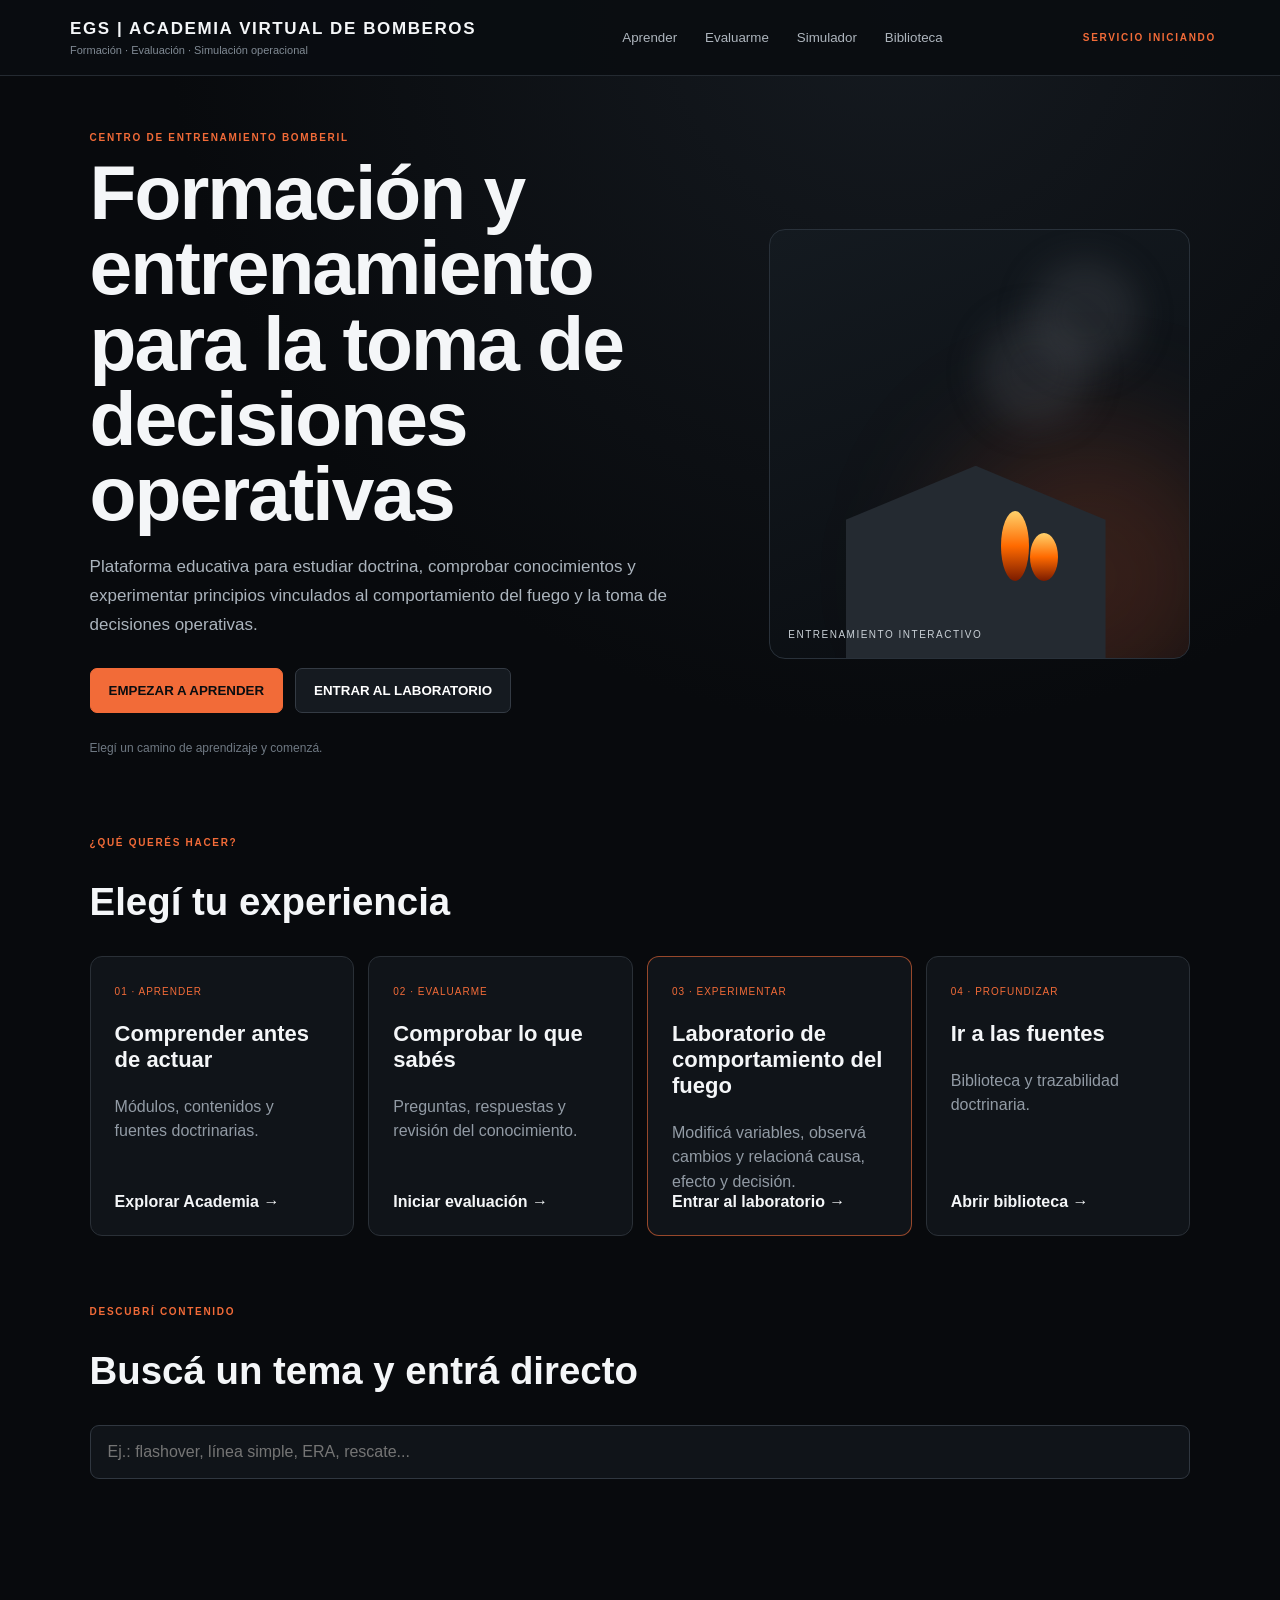
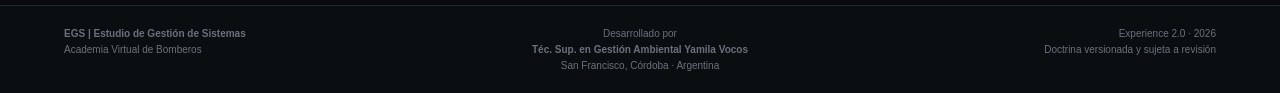
<file: index.html>
﻿<!DOCTYPE html>
<html lang="es">
<head>
<meta charset="UTF-8">
<meta name="viewport" content="width=device-width,initial-scale=1,viewport-fit=cover">
<meta name="theme-color" content="#090b0e">

<title>EGS | Academia Virtual de Bomberos</title>

<link rel="stylesheet" href="styles.css?v=30">

<style>
/* =========================================================
   PARCHE LABORATORIO DIDÁCTICO
   ========================================================= */

#simulator.simulatorScreen {
    width: 100%;
}

#simulator .simShell {
    display: block !important;
    width: 100% !important;
}

#simulator .simPanel {
    width: 100% !important;
    max-width: none !important;
}

.labIntro {
    margin: 0 0 24px;
    color: #aab4bf;
    font-size: 17px;
    line-height: 1.6;
}

.labStatusGrid {
    display: grid;
    grid-template-columns: repeat(4, 1fr);
    gap: 12px;
    margin: 20px 0;
}

.labStatusCard {
    background: #11161c;
    border: 1px solid #29313a;
    border-radius: 12px;
    padding: 16px;
}

.labStatusCard span {
    display: block;
    color: #8290a0;
    font-size: 12px;
    margin-bottom: 7px;
}

.labStatusCard strong {
    color: #fff;
    font-size: 17px;
}

.labExperimentPanel {
    background: #10151a;
    border: 1px solid #29313a;
    border-radius: 14px;
    padding: 20px;
    margin: 18px 0;
}

.labExperimentPanel h2 {
    margin: 5px 0 8px;
}

.labExperimentPanel p {
    color: #aeb7c1;
    line-height: 1.55;
}

.labControls {
    display: grid;
    grid-template-columns: repeat(2, minmax(0, 1fr));
    gap: 10px;
    margin-top: 18px;
}

.labControls button {
    width: 100%;
    min-height: 52px;
    text-align: left;
    padding: 13px 15px;
    border: 1px solid #303943;
    border-radius: 9px;
    background: #171d23;
    color: #fff;
    cursor: pointer;
}

.labControls button:hover {
    border-color: #ff6b35;
}

.labControls button strong {
    display: block;
    margin-bottom: 3px;
}

.labControls button span {
    display: block;
    color: #8995a1;
    font-size: 12px;
}

.labObservation {
    margin-top: 20px;
    padding: 18px;
    border-left: 3px solid #ff6b35;
    background: #0d1115;
}

.labObservation h3 {
    margin-top: 0;
}

.labObservation p {
    margin-bottom: 0;
}

.labSteps {
    display: grid;
    grid-template-columns: repeat(4,1fr);
    gap: 10px;
    margin: 22px 0;
}

.labStep {
    padding: 14px;
    background: #11161c;
    border: 1px solid #29313a;
    border-radius: 10px;
    cursor: pointer;
}

.labStep.active {
    border-color: #ff6b35;
}

.labStep span {
    display: block;
    color: #ff6b35;
    font-size: 11px;
    font-weight: 700;
    margin-bottom: 6px;
}

.labStep strong {
    color: white;
}

.labRegister {
    margin-top: 24px;
}

.labRegisterEntry {
    padding: 12px 0;
    border-bottom: 1px solid #252c33;
}

.labRegisterEntry strong {
    color: #ff6b35;
}

@media (max-width: 850px) {
    .labStatusGrid,
    .labSteps,
    .labControls {
        grid-template-columns: 1fr;
    }
}
</style>
</head>

<body>

<header class="topbar">

<button class="brandButton" onclick="goHome()">
    <span class="brand">EGS | ACADEMIA VIRTUAL DE BOMBEROS</span>
    <span class="subtitle">Formación · Evaluación · Simulación operacional</span>
</button>

<nav class="topnav">
    <button onclick="openAcademy()">Aprender</button>
    <button onclick="startIntegral()">Evaluarme</button>
    <button onclick="openSimulatorCatalog()">Simulador</button>
    <button onclick="showSources()">Biblioteca</button>
</nav>

<div class="status" id="apiStatus">CONECTANDO</div>

</header>


<main>

<!-- ======================================================
     INICIO
====================================================== -->

<section id="home" class="screen active">

<div class="hero">

<div>

<p class="eyebrow">CENTRO DE ENTRENAMIENTO BOMBERIL</p>

<h1>Formación y entrenamiento para la toma de decisiones operativas</h1>

<p class="lead">
Plataforma educativa para estudiar doctrina, comprobar conocimientos
y experimentar principios vinculados al comportamiento del fuego
y la toma de decisiones operativas.
</p>

<div class="heroActions">

<button class="primary" onclick="openAcademy()">
EMPEZAR A APRENDER
</button>

<button class="secondary" onclick="openSimulatorCatalog()">
ENTRAR AL LABORATORIO
</button>

</div>

<p class="microcopy">
Elegí un camino de aprendizaje y comenzá.
</p>

</div>

<div class="heroVisual">

<div class="heroGlow"></div>
<div class="heroBuilding"></div>

<div class="heroFire f1"></div>
<div class="heroFire f2"></div>

<div class="heroSmoke s1"></div>
<div class="heroSmoke s2"></div>

<div class="heroBadge">
ENTRENAMIENTO INTERACTIVO
</div>

</div>

</div>


<section class="pathSection">

<p class="eyebrow">¿QUÉ QUERÉS HACER?</p>

<h2>Elegí tu experiencia</h2>

<div class="pathGrid">

<article class="pathCard" onclick="openAcademy()">
<span>01 · APRENDER</span>
<h3>Comprender antes de actuar</h3>
<p>Módulos, contenidos y fuentes doctrinarias.</p>
<strong>Explorar Academia →</strong>
</article>

<article class="pathCard" onclick="startIntegral()">
<span>02 · EVALUARME</span>
<h3>Comprobar lo que sabés</h3>
<p>Preguntas, respuestas y revisión del conocimiento.</p>
<strong>Iniciar evaluación →</strong>
</article>

<article class="pathCard featured" onclick="openSimulatorCatalog()">
<span>03 · EXPERIMENTAR</span>
<h3>Laboratorio de comportamiento del fuego</h3>
<p>
Modificá variables, observá cambios y relacioná
causa, efecto y decisión.
</p>
<strong>Entrar al laboratorio →</strong>
</article>

<article class="pathCard" onclick="showSources()">
<span>04 · PROFUNDIZAR</span>
<h3>Ir a las fuentes</h3>
<p>Biblioteca y trazabilidad doctrinaria.</p>
<strong>Abrir biblioteca →</strong>
</article>

</div>

</section>


<section class="discoverSection">

<p class="eyebrow">DESCUBRÍ CONTENIDO</p>

<h2>Buscá un tema y entrá directo</h2>

<div class="searchBox">
<input
id="globalSearch"
placeholder="Ej.: flashover, línea simple, ERA, rescate..."
oninput="searchContent(this.value)">
</div>

<div id="searchResults" class="grid compactGrid"></div>

</section>

</section>


<!-- ======================================================
     ACADEMIA
====================================================== -->

<section id="academy" class="screen">

<button class="back" onclick="goHome()">← Inicio</button>

<p class="eyebrow">APRENDER</p>

<h1>Academia</h1>

<p class="sectionLead">
Elegí un módulo. Cada tema conecta conocimiento, práctica y fuente.
</p>

<div id="academyGrid" class="grid"></div>

</section>


<!-- ======================================================
     MÓDULO
====================================================== -->

<section id="module" class="screen">

<button class="back" onclick="openAcademy()">← Academia</button>

<p class="eyebrow" id="moduleStatus">MÓDULO</p>

<h1 id="moduleTitle">Módulo</h1>

<div class="moduleBar">
<span id="moduleSourceCount">0 fuentes</span>
<span id="moduleQuestionCount">0 preguntas</span>
</div>

<div id="moduleSections" class="grid"></div>

<div class="moduleActions">

<button id="moduleTrainingButton" class="primary">
PRACTICAR ESTE MÓDULO
</button>

</div>

</section>


<!-- ======================================================
     BIBLIOTECA
====================================================== -->

<section id="sources" class="screen">

<button class="back" onclick="goHome()">← Inicio</button>

<p class="eyebrow">PROFUNDIZAR</p>

<h1>Biblioteca doctrinaria</h1>

<p class="sectionLead">
Cada contenido debe poder rastrearse hasta su fuente.
</p>

<div id="sourceList" class="grid"></div>

</section>


<!-- ======================================================
     CATÁLOGO DEL LABORATORIO
====================================================== -->

<section id="simCatalog" class="screen">

<button class="back" onclick="goHome()">← Inicio</button>

<p class="eyebrow">ENTRENAMIENTO INTERACTIVO</p>

<h1>Laboratorio y simulador</h1>

<p class="sectionLead">
Elegí una experiencia para analizar fenómenos,
variables y decisiones vinculadas al comportamiento del fuego.
</p>

<div class="simCategoryBar">

<button class="chip active"
onclick="filterSimCatalog('all',this)">
Todos
</button>

<button class="chip"
onclick="filterSimCatalog('structural',this)">
Estructural
</button>

<button class="chip"
onclick="filterSimCatalog('vehicle',this)">
Vehicular
</button>

<button class="chip"
onclick="filterSimCatalog('operations',this)">
Operaciones
</button>

<button class="chip"
onclick="filterSimCatalog('behavior',this)">
Comportamiento
</button>

</div>

<div id="simCatalogGrid" class="simCatalogGrid"></div>

</section>


<!-- ======================================================
     DESPACHO / INTRODUCCIÓN
====================================================== -->

<section id="simBrief" class="screen">

<button class="back" onclick="openSimulatorCatalog()">
← Experiencias
</button>

<div class="briefLayout">

<div>

<p class="eyebrow">EXPERIENCIA DIDÁCTICA</p>

<h1 id="briefTitle">Escenario</h1>

<p id="briefDescription" class="briefText"></p>

<div id="briefFacts" class="briefFacts"></div>

</div>

<aside class="briefCard">

<span class="panelLabel">OBJETIVOS</span>

<div id="briefObjectives"></div>

<button
class="primary full"
id="launchScenarioBtn">
COMENZAR INTERVENCIÓN
</button>

</aside>

</div>

</section>


<!-- ======================================================
     LABORATORIO INTERACTIVO
====================================================== -->

<section id="simulator" class="screen simulatorScreen">

<div class="simTop">

<div>

<button class="back" onclick="exitSimulation()">
← Salir
</button>

<p class="eyebrow">LABORATORIO DIDÁCTICO INTERACTIVO</p>

<h1 id="simScenarioTitle">
Laboratorio de comportamiento del fuego
</h1>

</div>

<div class="simTopActions">

<select
id="qualitySelect"
onchange="setSimulatorQuality(this.value)">

<option value="baja">Baja</option>
<option value="media" selected>Media</option>
<option value="alta">Alta</option>

</select>

<button
class="secondary"
onclick="reset3DScenario()">
REINICIAR
</button>

</div>

</div>


<p class="labIntro">
Experimentá modificando condiciones y tomando decisiones.
El objetivo no es reproducir matemáticamente un incendio real,
sino comprender relaciones fundamentales entre combustible,
oxígeno, calor, ventilación, humo y evolución del incendio.
</p>


<div class="labStatusGrid">

<div class="labStatusCard">
<span>ENTORNO</span>
<strong>Compartimiento</strong>
</div>

<div class="labStatusCard">
<span>OBJETIVO</span>
<strong id="simObjective">Observación</strong>
</div>

<div class="labStatusCard">
<span>VARIABLES</span>
<strong>Fuego / humo / aire</strong>
</div>

<div class="labStatusCard">
<span>ESTADO</span>
<strong id="simCondition">Activo</strong>
</div>

</div>


<div class="labExperimentPanel">

<p class="eyebrow">EXPERIENCIA ACTIVA</p>

<h2>Observá → modificá → compará → explicá</h2>

<p>
Cada intervención modifica las condiciones del escenario.
Prestá atención a cómo responde el sistema antes de realizar
la siguiente acción.
</p>


<div class="labSteps">

<div class="labStep active">
<span>PASO 01</span>
<strong>Observar</strong>
</div>

<div class="labStep">
<span>PASO 02</span>
<strong>Modificar</strong>
</div>

<div class="labStep">
<span>PASO 03</span>
<strong>Comparar</strong>
</div>

<div class="labStep">
<span>PASO 04</span>
<strong>Interpretar</strong>
</div>

</div>


<div class="panelSection telemetryPanel">

<span class="panelLabel">VARIABLES OBSERVABLES</span>

<div class="meterRow">
<span>Temperatura</span>
<strong id="simTemp">—</strong>
</div>

<div class="meterRow">
<span>Humo</span>
<strong id="simSmoke">—</strong>
</div>

<div class="meterRow">
<span>Visibilidad</span>
<strong id="simVisibility">—</strong>
</div>

<div class="meterRow">
<span>Oxígeno</span>
<strong id="simOxygen">—</strong>
</div>

</div>


<div class="panelSection">

<span class="panelLabel">INTERVENIR SOBRE EL ESCENARIO</span>

<div id="simActions" class="labControls"></div>

</div>


<div class="labObservation">

<h3>¿Qué tenés que observar?</h3>

<p>
No mires solamente si aumenta o disminuye el fuego.
Relacioná la acción realizada con la temperatura,
la producción y movimiento del humo, la disponibilidad
de oxígeno, la visibilidad y la evolución general
del compartimiento.
</p>

</div>


<div class="panelSection labRegister">

<span class="panelLabel">REGISTRO DE LA EXPERIENCIA</span>

<div id="simLog" class="simLog"></div>

</div>


<button
class="primary full"
onclick="finish3DSimulation()">
FINALIZAR Y ANALIZAR
</button>

</div>


<p class="simNotice">
Herramienta educativa para formación y análisis conceptual.
Representa relaciones simplificadas mediante reglas didácticas.
No constituye CFD, modelización certificada ni reemplaza
el entrenamiento práctico supervisado.
</p>

</section>


<!-- ======================================================
     EVALUACIÓN
====================================================== -->

<section id="training" class="screen">

<button class="back" onclick="goHome()">← Salir</button>

<div class="trainingHead">

<div>

<p class="eyebrow">EVALUACIÓN ACTIVA</p>

<h1 id="trainingTitle">Evaluación</h1>

</div>

<div
class="questionProgress"
id="stepCounter">
1/1
</div>

</div>


<div class="trainingLayout">

<div class="knowledgePanel">

<div class="questionMeta">
<span>FUENTE</span>
<strong id="sourceBadge">—</strong>
</div>

<h2 id="question">
Cargando...
</h2>

<div id="options"></div>

<div id="feedback"></div>

<button
id="nextQuestionBtn"
class="primary full hidden"
onclick="nextQuestion()">
SIGUIENTE PREGUNTA
</button>

</div>


<aside class="evaluationSide">

<span class="panelLabel">
CÓMO FUNCIONA
</span>

<p>
Respondé y revisá la respuesta esperada y la fuente
antes de continuar.
</p>

<div class="sessionMetric">
<span>Tiempo</span>
<strong id="time">00:00</strong>
</div>

<div class="sessionMetric">
<span>Revisadas</span>
<strong id="reviewedCount">0</strong>
</div>

<button
class="finish"
onclick="finishTraining()">
Finalizar ahora
</button>

</aside>

</div>

</section>


<!-- ======================================================
     ANÁLISIS
====================================================== -->

<section id="analysis" class="screen">

<p class="eyebrow">ANÁLISIS POSTERIOR</p>

<h1>
Qué pasó y qué conviene repasar
</h1>

<div class="analysisTop">

<div class="finalScore">
<strong id="finalScore">0</strong>
<span>%</span>
</div>

<div id="analysisSummary"></div>

</div>

<div
id="decisionLog"
class="report">
</div>

<div class="heroActions">

<button
class="primary"
onclick="openAcademy()">
VOLVER A LA ACADEMIA
</button>

<button
class="secondary"
onclick="startIntegral()">
NUEVA EVALUACIÓN
</button>

</div>

</section>

</main>


<footer>

<div>

<strong>
EGS | Estudio de Gestión de Sistemas
</strong>

<span>
Academia Virtual de Bomberos
</span>

</div>


<div class="credit">

<span>Desarrollado por</span>

<strong>
Téc. Sup. en Gestión Ambiental Yamila Vocos
</strong>

<span>
San Francisco, Córdoba · Argentina
</span>

</div>


<div class="right">

<span>
Experience 2.0 · 2026
</span>

<span>
Doctrina versionada y sujeta a revisión
</span>

</div>

</footer>


<!-- ======================================================
     JAVASCRIPT
====================================================== -->

<script src="app.js?v=30"></script>

<script
type="module"
src="simulator.js?v=30">
</script>

</body>
</html>
</file>
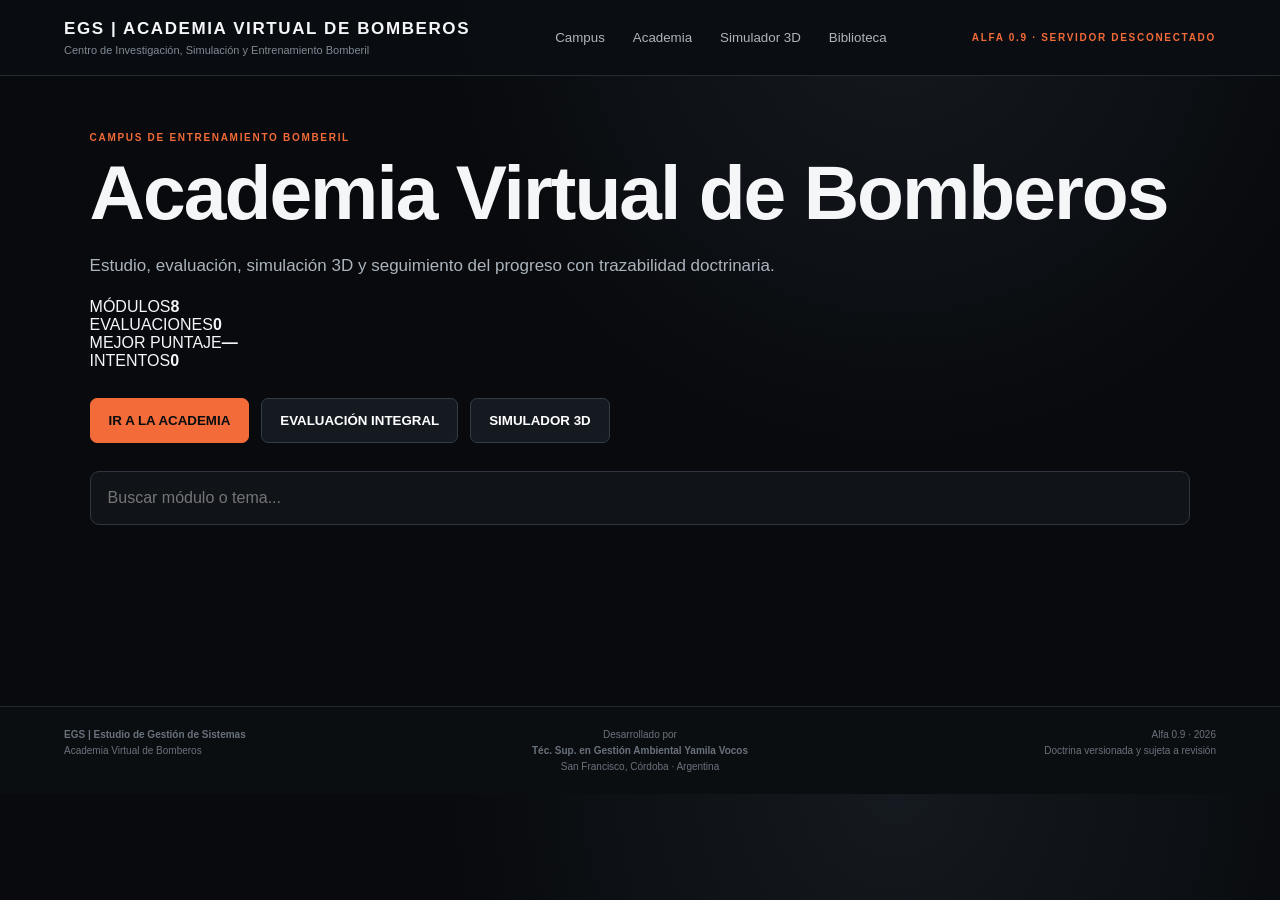
<file: web/index.html>
<!DOCTYPE html>
<html lang="es">
<head>
<meta charset="UTF-8"><meta name="viewport" content="width=device-width,initial-scale=1">
<title>EGS | Academia Virtual de Bomberos</title>
<link rel="stylesheet" href="styles.css">
</head>
<body>
<header class="topbar">
<div><div class="brand">EGS | ACADEMIA VIRTUAL DE BOMBEROS</div><div class="subtitle">Centro de Investigación, Simulación y Entrenamiento Bomberil</div></div>
<nav class="topnav"><button onclick="goHome()">Campus</button><button onclick="openAcademy()">Academia</button><button onclick="openSimulator()">Simulador 3D</button><button onclick="showSources()">Biblioteca</button></nav>
<div class="status" id="apiStatus">ALFA 0.9 · CARGANDO</div>
</header>

<main>
<section id="home" class="screen active">
<p class="eyebrow">CAMPUS DE ENTRENAMIENTO BOMBERIL</p>
<h1>Academia Virtual de Bomberos</h1>
<p class="lead">Estudio, evaluación, simulación 3D y seguimiento del progreso con trazabilidad doctrinaria.</p>
<div class="stats">
<div><span>MÓDULOS</span><strong id="moduleCount">8</strong></div><div><span>EVALUACIONES</span><strong id="completedCount">0</strong></div><div><span>MEJOR PUNTAJE</span><strong id="bestScore">—</strong></div><div><span>INTENTOS</span><strong id="attemptCount">0</strong></div>
</div>
<div class="heroActions"><button class="primary" onclick="openAcademy()">IR A LA ACADEMIA</button><button class="secondary" onclick="startIntegral()">EVALUACIÓN INTEGRAL</button><button class="secondary" onclick="openSimulator()">SIMULADOR 3D</button></div>
<div class="searchBox"><input id="globalSearch" placeholder="Buscar módulo o tema..." oninput="searchContent(this.value)"></div><div id="searchResults" class="grid"></div>
</section>

<section id="academy" class="screen">
<button class="back" onclick="goHome()">← Campus principal</button><p class="eyebrow">PROGRAMA DE FORMACIÓN</p><h1>Academia</h1><div id="academyGrid" class="grid"></div>
</section>

<section id="module" class="screen">
<button class="back" onclick="openAcademy()">← Academia</button><p class="eyebrow" id="moduleStatus">MÓDULO</p><h1 id="moduleTitle">Módulo</h1>
<div class="moduleBar"><span id="moduleSourceCount">0 fuentes</span><span id="moduleQuestionCount">0 preguntas</span></div><div id="moduleSections" class="grid"></div><button id="moduleTrainingButton" class="primary">INICIAR EVALUACIÓN</button>
</section>

<section id="simulator" class="screen simulatorScreen">
<div class="simTop">
<div><button class="back" onclick="goHome()">← Campus principal</button><p class="eyebrow">SIMULADOR OPERACIONAL 3D</p><h1>Incendio en vivienda</h1></div>
<div class="simTopActions"><select id="qualitySelect" onchange="setSimulatorQuality(this.value)"><option value="baja">Calidad baja</option><option value="media" selected>Calidad media</option><option value="alta">Calidad alta</option></select><button class="secondary" onclick="reset3DScenario()">REINICIAR</button></div>
</div>

<div class="simShell">
<div class="simViewportWrap">
<div id="sim3d"></div>
<div class="simHUD topLeft"><span>TIEMPO</span><strong id="simClock">00:00</strong></div>
<div class="simHUD topRight"><span>OBJETIVO</span><strong id="simObjective">Reconocimiento inicial</strong></div>
<div class="crosshair">+</div>
</div>

<aside class="simPanel">
<div class="panelSection"><span class="panelLabel">ESTADO DE ESCENA</span>
<div class="meterRow"><span>Temperatura</span><strong id="simTemp">120 °C</strong></div>
<div class="meterRow"><span>Humo</span><strong id="simSmoke">35 %</strong></div>
<div class="meterRow"><span>Visibilidad</span><strong id="simVisibility">72 %</strong></div>
<div class="meterRow"><span>Oxígeno</span><strong id="simOxygen">20.2 %</strong></div>
</div>
<div class="panelSection"><span class="panelLabel">ACCIONES</span>
<button class="actionBtn" onclick="simAction('recognition')">Reconocimiento 360°</button>
<button class="actionBtn" onclick="simAction('open_front')">Abrir puerta principal</button>
<button class="actionBtn" onclick="simAction('open_window')">Abrir ventana frontal</button>
<button class="actionBtn" onclick="simAction('cooling')">Aplicar enfriamiento</button>
<button class="actionBtn" onclick="simAction('search')">Iniciar búsqueda</button>
</div>
<div class="panelSection"><span class="panelLabel">REGISTRO</span><div id="simLog" class="simLog"></div></div>
<button class="primary full" onclick="finish3DSimulation()">FINALIZAR SIMULACIÓN</button>
</aside>
</div>
<p class="simNotice">Simulación educativa 3D basada en reglas doctrinarias. No representa cálculo CFD ni predicción físico-científica certificada.</p>
</section>

<section id="sources" class="screen"><button class="back" onclick="goHome()">← Campus principal</button><p class="eyebrow">TRAZABILIDAD</p><h1>Biblioteca Doctrinaria</h1><div id="sourceList" class="grid"></div></section>

<section id="training" class="screen">
<div class="trainingHead"><div><p class="eyebrow">ENTRENAMIENTO ACTIVO</p><h1 id="trainingTitle">Entrenamiento</h1></div><div class="scoreMini">PUNTAJE<strong id="liveScore">100</strong></div></div>
<div class="trainingLayout"><div class="scenarioPanel"><div class="telemetry"><div><span>TIEMPO</span><strong id="time">00:00</strong></div><div><span>PREGUNTA</span><strong id="stepCounter">1/1</strong></div><div><span>FUENTE</span><strong id="sourceBadge">—</strong></div></div><div class="sceneMock"><div class="smoke"></div><div class="structure"></div></div></div><aside class="decisionPanel"><span class="panelLabel">DECISIÓN / CONOCIMIENTO</span><h2 id="question">Cargando...</h2><div id="options"></div><div id="feedback"></div><button class="finish" onclick="finishTraining()">FINALIZAR</button></aside></div>
</section>

<section id="analysis" class="screen"><p class="eyebrow">INFORME POST ENTRENAMIENTO</p><h1>Análisis posterior</h1><div class="analysisTop"><div class="finalScore"><strong id="finalScore">100</strong><span>/100</span></div><div id="analysisSummary"></div></div><div id="decisionLog" class="report"></div><div class="heroActions"><button class="primary" onclick="goHome()">VOLVER AL CAMPUS</button><button class="secondary" onclick="exportResult()">EXPORTAR RESULTADO</button></div></section>
</main>

<footer><div><strong>EGS | Estudio de Gestión de Sistemas</strong><span>Academia Virtual de Bomberos</span></div><div class="credit"><span>Desarrollado por</span><strong>Téc. Sup. en Gestión Ambiental Yamila Vocos</strong><span>San Francisco, Córdoba · Argentina</span></div><div class="right"><span>Alfa 0.9 · 2026</span><span>Doctrina versionada y sujeta a revisión</span></div></footer>

<script src="app.js?v=final3d"></script>
<script type="module" src="simulator.js?v=final3d"></script>

</body></html>
</file>
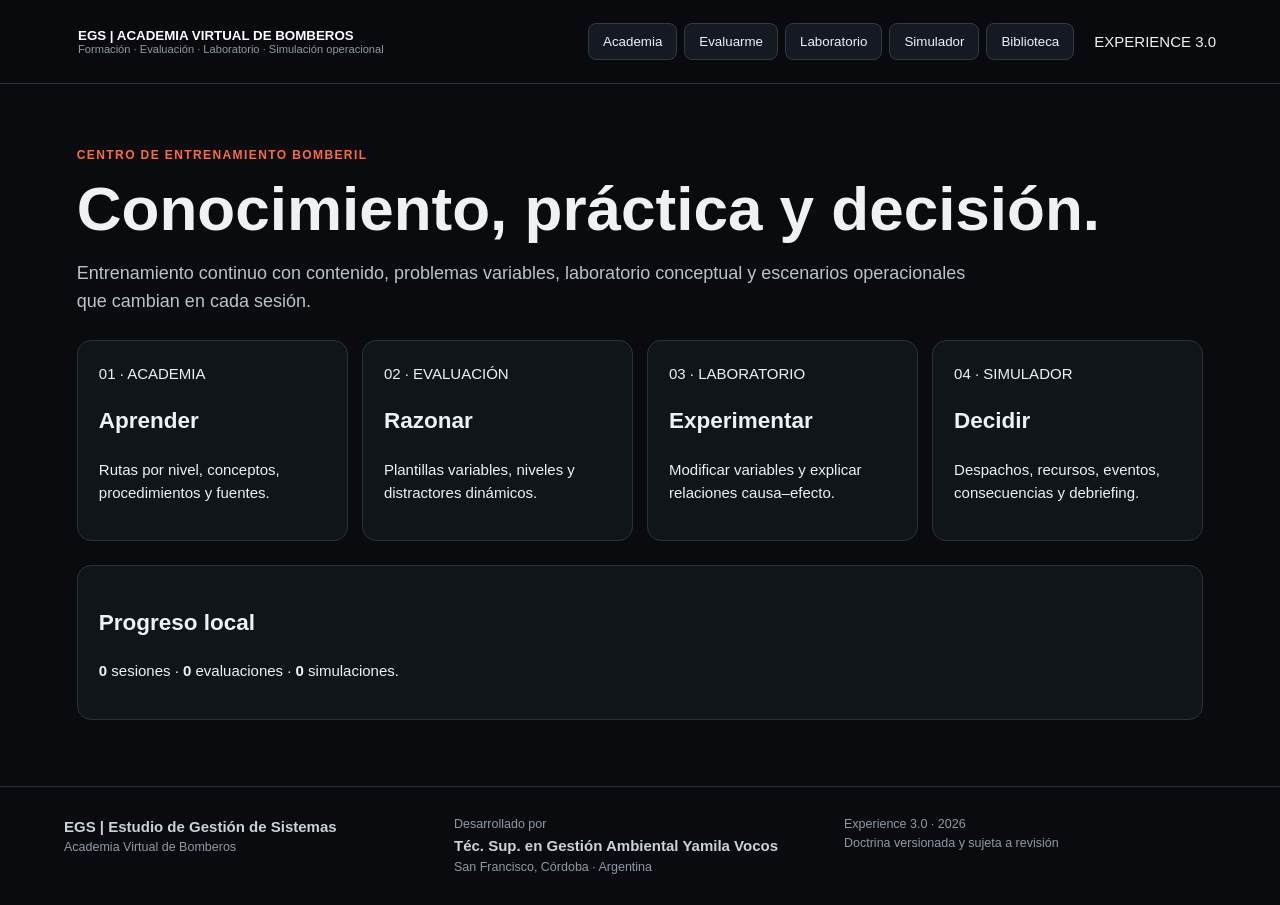
<file: EGS_Fire_Academy_Experience_3/EGS_Fire_Academy_Experience_3/index.html>
<!doctype html><html lang="es"><head><meta charset="utf-8"><meta name="viewport" content="width=device-width,initial-scale=1"><title>EGS | Academia Virtual de Bomberos</title><link rel="stylesheet" href="styles.css?v=300"></head><body>
<header><button data-go="home"><b>EGS | ACADEMIA VIRTUAL DE BOMBEROS</b><small>Formación · Evaluación · Laboratorio · Simulación operacional</small></button><nav><button data-go="academy">Academia</button><button data-go="evaluation">Evaluarme</button><button data-go="laboratory">Laboratorio</button><button data-go="simulator">Simulador</button><button data-go="library">Biblioteca</button></nav><span>EXPERIENCE 3.0</span></header><main>
<section id="home" class="screen active"><p class="eye">CENTRO DE ENTRENAMIENTO BOMBERIL</p><h1>Conocimiento, práctica y decisión.</h1><p class="lead">Entrenamiento continuo con contenido, problemas variables, laboratorio conceptual y escenarios operacionales que cambian en cada sesión.</p><div class="grid"><article data-go="academy">01 · ACADEMIA<h2>Aprender</h2><p>Rutas por nivel, conceptos, procedimientos y fuentes.</p></article><article data-go="evaluation">02 · EVALUACIÓN<h2>Razonar</h2><p>Plantillas variables, niveles y distractores dinámicos.</p></article><article data-go="laboratory">03 · LABORATORIO<h2>Experimentar</h2><p>Modificar variables y explicar relaciones causa–efecto.</p></article><article data-go="simulator">04 · SIMULADOR<h2>Decidir</h2><p>Despachos, recursos, eventos, consecuencias y debriefing.</p></article></div><article><h2>Progreso local</h2><div id="dashboard"></div></article></section>
<section id="academy" class="screen"><button data-go="home">← Inicio</button><p class="eye">ACADEMIA</p><h1>Rutas de formación</h1><div id="levelFilters" class="chips"></div><div id="academyGrid" class="grid"></div></section>
<section id="module" class="screen"><button data-go="academy">← Academia</button><p id="moduleDomain" class="eye"></p><h1 id="moduleTitle"></h1><p id="moduleIntro" class="lead"></p><div id="moduleBody" class="grid"></div><button id="practice" class="primary">PRACTICAR ESTE TEMA</button></section>
<section id="evaluation" class="screen"><button data-go="home">← Inicio</button><p class="eye">EVALUACIÓN DINÁMICA</p><h1>Una sesión distinta cada vez</h1><article class="setup"><label>Nivel<select id="evalLevel"><option value="aspirante">Aspirante</option><option value="bombero">Bombero</option><option value="avanzado">Avanzado</option><option value="mando">Mando / instructor</option></select></label><label>Dominio<select id="evalDomain"></select></label><label>Preguntas<select id="evalCount"><option>5</option><option selected>10</option><option>15</option></select></label><button id="startEval" class="primary">GENERAR SESIÓN</button></article><div id="evalRun" class="hidden"><p id="evalProgress"></p><article><p id="evalType" class="eye"></p><h2 id="evalPrompt"></h2><div id="evalOptions"></div><div id="evalFeedback"></div><button id="evalNext" class="primary hidden">SIGUIENTE</button></article></div><article id="evalEnd" class="hidden"></article></section>
<section id="laboratory" class="screen"><button data-go="home">← Inicio</button><p class="eye">LABORATORIO DIDÁCTICO</p><h1>Observá → modificá → compará → explicá</h1><p class="lead">Modelo conceptual educativo. No reproduce matemáticamente un incendio real ni constituye CFD.</p><div class="two"><article><label>Ventilación<input id="vent" type="range" min="0" max="100" value="35"></label><label>Combustible<input id="fuel" type="range" min="0" max="100" value="55"></label><label>Agua aplicada<input id="water" type="range" min="0" max="100" value="0"></label><label>Abertura<input id="opening" type="range" min="0" max="100" value="25"></label><button id="labRandom">NUEVA CONFIGURACIÓN</button></article><article><div id="labMeters"></div><h3>Hipótesis</h3><p id="labQuestion"></p><textarea id="labExplain" placeholder="Explicá qué esperás que ocurra y por qué..."></textarea><button id="labCompare" class="primary">COMPARAR</button><div id="labFeedback"></div></article></div></section>
<section id="simulator" class="screen"><button data-go="home">← Inicio</button><p class="eye">SIMULADOR OPERACIONAL</p><h1>Decisiones bajo condiciones variables</h1><article class="setup"><label>Nivel<select id="simLevel"><option value="aspirante">Aspirante</option><option value="bombero" selected>Bombero</option><option value="avanzado">Avanzado</option><option value="mando">Mando / instructor</option></select></label><label>Tipo<select id="simType"></select></label><button id="startSim" class="primary">GENERAR ESCENARIO</button></article><div id="simRun" class="hidden"><article id="dispatch"></article><div class="two"><article><div id="simState"></div><h3>Decisiones disponibles</h3><div id="simActions"></div></article><article><h3>Registro en vivo</h3><div id="simLog"></div></article></div><button id="finishSim" class="primary">FINALIZAR Y ANALIZAR</button></div><article id="simDebrief" class="hidden"></article></section>
<section id="library" class="screen"><button data-go="home">← Inicio</button><p class="eye">BIBLIOTECA Y TRAZABILIDAD</p><h1>Qué sabemos y de dónde sale</h1><p class="lead">Separa doctrina institucional, manuales de fabricante y evidencia externa.</p><div id="libraryGrid" class="grid"></div></section></main>
<footer><div><b>EGS | Estudio de Gestión de Sistemas</b><small>Academia Virtual de Bomberos</small></div><div><small>Desarrollado por</small><b>Téc. Sup. en Gestión Ambiental Yamila Vocos</b><small>San Francisco, Córdoba · Argentina</small></div><div><small>Experience 3.0 · 2026</small><small>Doctrina versionada y sujeta a revisión</small></div></footer><script src="data/content.js?v=300"></script><script src="app.js?v=300"></script></body></html>
</file>
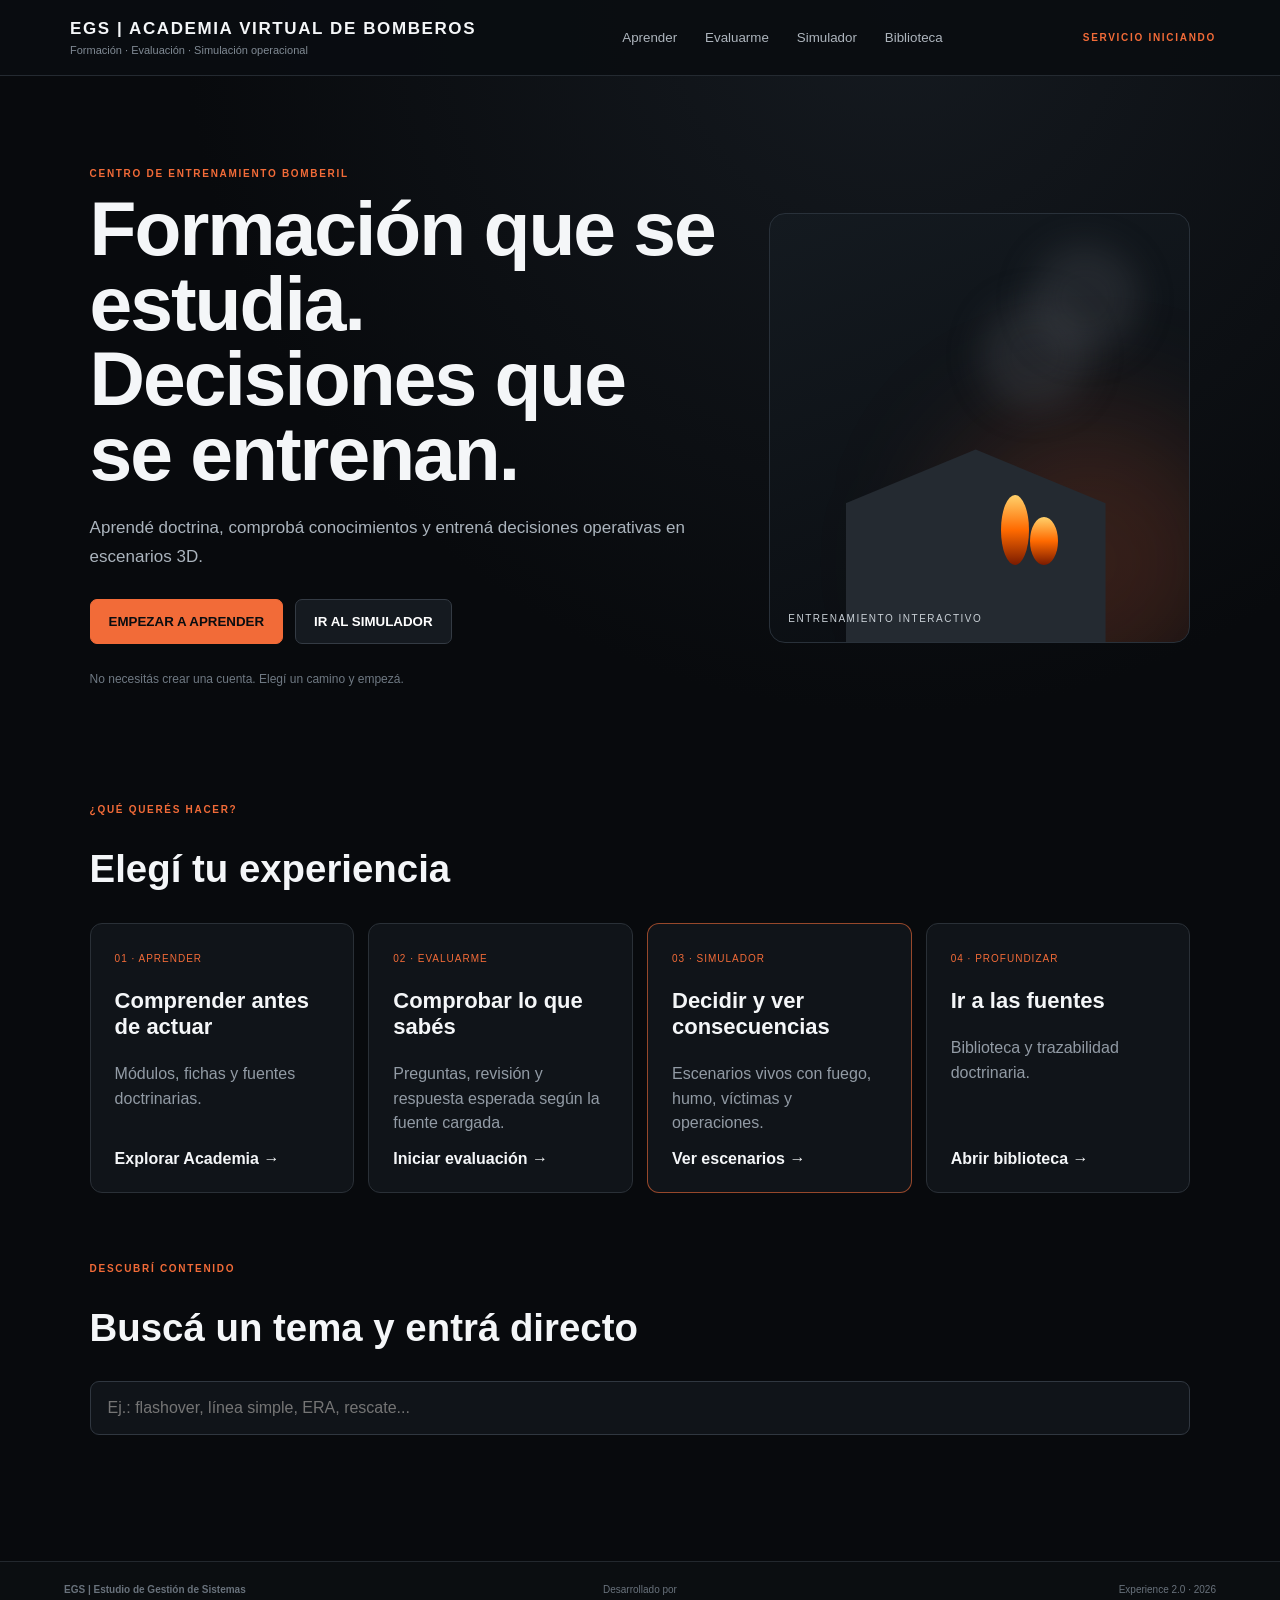
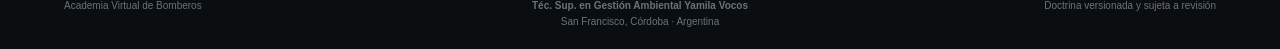
<file: index_ANTES_SIMULADOR_TEXTUAL.html>
﻿<!DOCTYPE html>
<html lang="es">
<head>
<meta charset="UTF-8">
<meta name="viewport" content="width=device-width,initial-scale=1,viewport-fit=cover">
<meta name="theme-color" content="#090b0e">
<title>EGS | Academia Virtual de Bomberos</title>
<link rel="stylesheet" href="styles.css?v=60">
</head>
<body>
<header class="topbar">
  <button class="brandButton" onclick="goHome()">
    <span class="brand">EGS | ACADEMIA VIRTUAL DE BOMBEROS</span>
    <span class="subtitle">Formación · Evaluación · Simulación operacional</span>
  </button>
  <nav class="topnav">
    <button onclick="openAcademy()">Aprender</button>
    <button onclick="startIntegral()">Evaluarme</button>
    <button onclick="openSimulatorCatalog()">Simulador</button>
    <button onclick="showSources()">Biblioteca</button>
  </nav>
  <div class="status" id="apiStatus">CONECTANDO</div>
</header>

<main>
<section id="home" class="screen active">
  <div class="hero">
    <div>
      <p class="eyebrow">CENTRO DE ENTRENAMIENTO BOMBERIL</p>
      <h1>Formación que se estudia.<br>Decisiones que se entrenan.</h1>
      <p class="lead">Aprendé doctrina, comprobá conocimientos y entrená decisiones operativas en escenarios 3D.</p>
      <div class="heroActions">
        <button class="primary" onclick="openAcademy()">EMPEZAR A APRENDER</button>
        <button class="secondary" onclick="openSimulatorCatalog()">IR AL SIMULADOR</button>
      </div>
      <p class="microcopy">No necesitás crear una cuenta. Elegí un camino y empezá.</p>
    </div>
    <div class="heroVisual">
      <div class="heroGlow"></div><div class="heroBuilding"></div>
      <div class="heroFire f1"></div><div class="heroFire f2"></div>
      <div class="heroSmoke s1"></div><div class="heroSmoke s2"></div>
      <div class="heroBadge">ENTRENAMIENTO INTERACTIVO</div>
    </div>
  </div>

  <section class="pathSection">
    <p class="eyebrow">¿QUÉ QUERÉS HACER?</p>
    <h2>Elegí tu experiencia</h2>
    <div class="pathGrid">
      <article class="pathCard" onclick="openAcademy()"><span>01 · APRENDER</span><h3>Comprender antes de actuar</h3><p>Módulos, fichas y fuentes doctrinarias.</p><strong>Explorar Academia →</strong></article>
      <article class="pathCard" onclick="startIntegral()"><span>02 · EVALUARME</span><h3>Comprobar lo que sabés</h3><p>Preguntas, revisión y respuesta esperada según la fuente cargada.</p><strong>Iniciar evaluación →</strong></article>
      <article class="pathCard featured" onclick="openSimulatorCatalog()"><span>03 · SIMULADOR</span><h3>Decidir y ver consecuencias</h3><p>Escenarios vivos con fuego, humo, víctimas y operaciones.</p><strong>Ver escenarios →</strong></article>
      <article class="pathCard" onclick="showSources()"><span>04 · PROFUNDIZAR</span><h3>Ir a las fuentes</h3><p>Biblioteca y trazabilidad doctrinaria.</p><strong>Abrir biblioteca →</strong></article>
    </div>
  </section>

  <section class="discoverSection">
    <p class="eyebrow">DESCUBRÍ CONTENIDO</p><h2>Buscá un tema y entrá directo</h2>
    <div class="searchBox"><input id="globalSearch" placeholder="Ej.: flashover, línea simple, ERA, rescate..." oninput="searchContent(this.value)"></div>
    <div id="searchResults" class="grid compactGrid"></div>
  </section>
</section>

<section id="academy" class="screen">
  <button class="back" onclick="goHome()">← Campus principal</button>
  <p class="sectionLead">Elegí un módulo. Cada tema conecta conocimiento, práctica y fuente.</p>
  <div id="academyGrid" class="grid"></div>
</section>

<section id="module" class="screen">
  <button class="back" onclick="openAcademy()">â† Academia</button><p class="eyebrow" id="moduleStatus">MÓDULO</p><h1 id="moduleTitle">Módulo</h1>
  <div class="moduleBar"><span id="moduleSourceCount">0 fuentes</span><span id="moduleQuestionCount">0 preguntas</span></div>
  <div id="moduleSections" class="grid"></div><div class="moduleActions"><button id="moduleTrainingButton" class="primary">PRACTICAR ESTE MÓDULO</button></div>
</section>

<section id="sources" class="screen">
  <button class="back" onclick="goHome()">â† Inicio</button><p class="eyebrow">PROFUNDIZAR</p><h1>Biblioteca doctrinaria</h1>
  <p class="sectionLead">Cada contenido debe poder rastrearse hasta su fuente.</p><div id="sourceList" class="grid"></div>
</section>

<section id="simCatalog" class="screen">
  <button class="back" onclick="goHome()">â† Inicio</button><p class="eyebrow">SIMULADOR</p><h1>Simulador operacional</h1>
  <p class="sectionLead">Elegí un escenario. Primero recibís el despacho y los objetivos.</p>
  <div class="simCategoryBar">
    <button class="chip active" onclick="filterSimCatalog('all',this)">Todos</button>
    <button class="chip" onclick="filterSimCatalog('structural',this)">Estructural</button>
    <button class="chip" onclick="filterSimCatalog('vehicle',this)">Vehicular</button>
    <button class="chip" onclick="filterSimCatalog('operations',this)">Operaciones</button>
    <button class="chip" onclick="filterSimCatalog('behavior',this)">Comportamiento</button>
  </div>
  <div id="simCatalogGrid" class="simCatalogGrid"></div>
</section>

<section id="simBrief" class="screen">
  <button class="back" onclick="openSimulatorCatalog()">â† Escenarios</button>
  <div class="briefLayout">
    <div><p class="eyebrow">DESPACHO OPERACIONAL</p><h1 id="briefTitle">Escenario</h1><p id="briefDescription" class="briefText"></p><div id="briefFacts" class="briefFacts"></div></div>
    <aside class="briefCard"><span class="panelLabel">OBJETIVOS</span><div id="briefObjectives"></div><button class="primary full" id="launchScenarioBtn">COMENZAR INTERVENCIÓN</button></aside>
  </div>
</section>

<section id="simulator" class="screen simulatorScreen">
  <div class="simTop">
    <div><button class="back" onclick="exitSimulation()">â† Salir</button><p class="eyebrow">SIMULACIÓN EN VIVO</p><h1 id="simScenarioTitle">Escenario</h1></div>
    <div class="simTopActions"><select id="qualitySelect" onchange="setSimulatorQuality(this.value)"><option value="baja">Baja</option><option value="media" selected>Media</option><option value="alta">Alta</option></select><button class="secondary" onclick="reset3DScenario()">REINICIAR</button></div>
  </div>
  <div class="simShell">
    <div class="simViewportWrap">
      <div id="sim3d"></div>
      <div class="simHUD topLeft"><span>TIEMPO</span><strong id="simClock">00:00</strong></div>
      <div class="simHUD topRight"><span>OBJETIVO</span><strong id="simObjective">Evaluar escena</strong></div>
      <div class="simHUD bottomLeft"><span>ESTADO</span><strong id="simCondition">Activo</strong></div><div class="crosshair">+</div>
    </div>
    <aside class="simPanel">
      <div class="panelSection telemetryPanel"><span class="panelLabel">CONDICIONES</span><div class="meterRow"><span>Temperatura</span><strong id="simTemp">—</strong></div><div class="meterRow"><span>Humo</span><strong id="simSmoke">—</strong></div><div class="meterRow"><span>Visibilidad</span><strong id="simVisibility">—</strong></div><div class="meterRow"><span>Oxígeno</span><strong id="simOxygen">—</strong></div></div>
      <div class="panelSection"><span class="panelLabel">DECISIONES Y RECURSOS</span><div id="simActions"></div></div>
      <div class="panelSection"><span class="panelLabel">REGISTRO EN VIVO</span><div id="simLog" class="simLog"></div></div>
      <button class="primary full" onclick="finish3DSimulation()">FINALIZAR Y ANALIZAR</button>
    </aside>
  </div>
  <p class="simNotice">Simulación educativa basada en reglas y visualización 3D. No reemplaza entrenamiento práctico ni constituye CFD certificado.</p>
</section>

<section id="training" class="screen">
  <button class="back" onclick="goHome()">â† Salir</button>
  <div class="trainingHead"><div><p class="eyebrow">EVALUACIÓN ACTIVA</p><h1 id="trainingTitle">Evaluación</h1></div><div class="questionProgress" id="stepCounter">1/1</div></div>
  <div class="trainingLayout">
    <div class="knowledgePanel"><div class="questionMeta"><span>FUENTE</span><strong id="sourceBadge">—</strong></div><h2 id="question">Cargando...</h2><div id="options"></div><div id="feedback"></div><button id="nextQuestionBtn" class="primary full hidden" onclick="nextQuestion()">SIGUIENTE PREGUNTA</button></div>
    <aside class="evaluationSide"><span class="panelLabel">CÓMO FUNCIONA</span><p>Respondé y revisá la respuesta esperada y la fuente antes de continuar.</p><div class="sessionMetric"><span>Tiempo</span><strong id="time">00:00</strong></div><div class="sessionMetric"><span>Revisadas</span><strong id="reviewedCount">0</strong></div><button class="finish" onclick="finishTraining()">Finalizar ahora</button></aside>
  </div>
</section>

<section id="analysis" class="screen">
  <p class="eyebrow">ANÁLISIS POSTERIOR</p><h1>Qué pasó y qué conviene repasar</h1>
  <div class="analysisTop"><div class="finalScore"><strong id="finalScore">0</strong><span>%</span></div><div id="analysisSummary"></div></div>
  <div id="decisionLog" class="report"></div><div class="heroActions"><button class="primary" onclick="openAcademy()">VOLVER A LA ACADEMIA</button><button class="secondary" onclick="startIntegral()">NUEVA EVALUACIÓN</button></div>
</section>
</main>

<footer><div><strong>EGS | Estudio de Gestión de Sistemas</strong><span>Academia Virtual de Bomberos</span></div><div class="credit"><span>Desarrollado por</span><strong>Téc. Sup. en Gestión Ambiental Yamila Vocos</strong><span>San Francisco, Córdoba · Argentina</span></div><div class="right"><span>Experience 2.0 · 2026</span><span>Doctrina versionada y sujeta a revisión</span></div></footer>

<script src="app.js?v=60"></script>
<script src="simulation-core-client.js?v=60"></script>
<script type="module" src="simulator.js?v=30"></script>
</body></html>
</file>
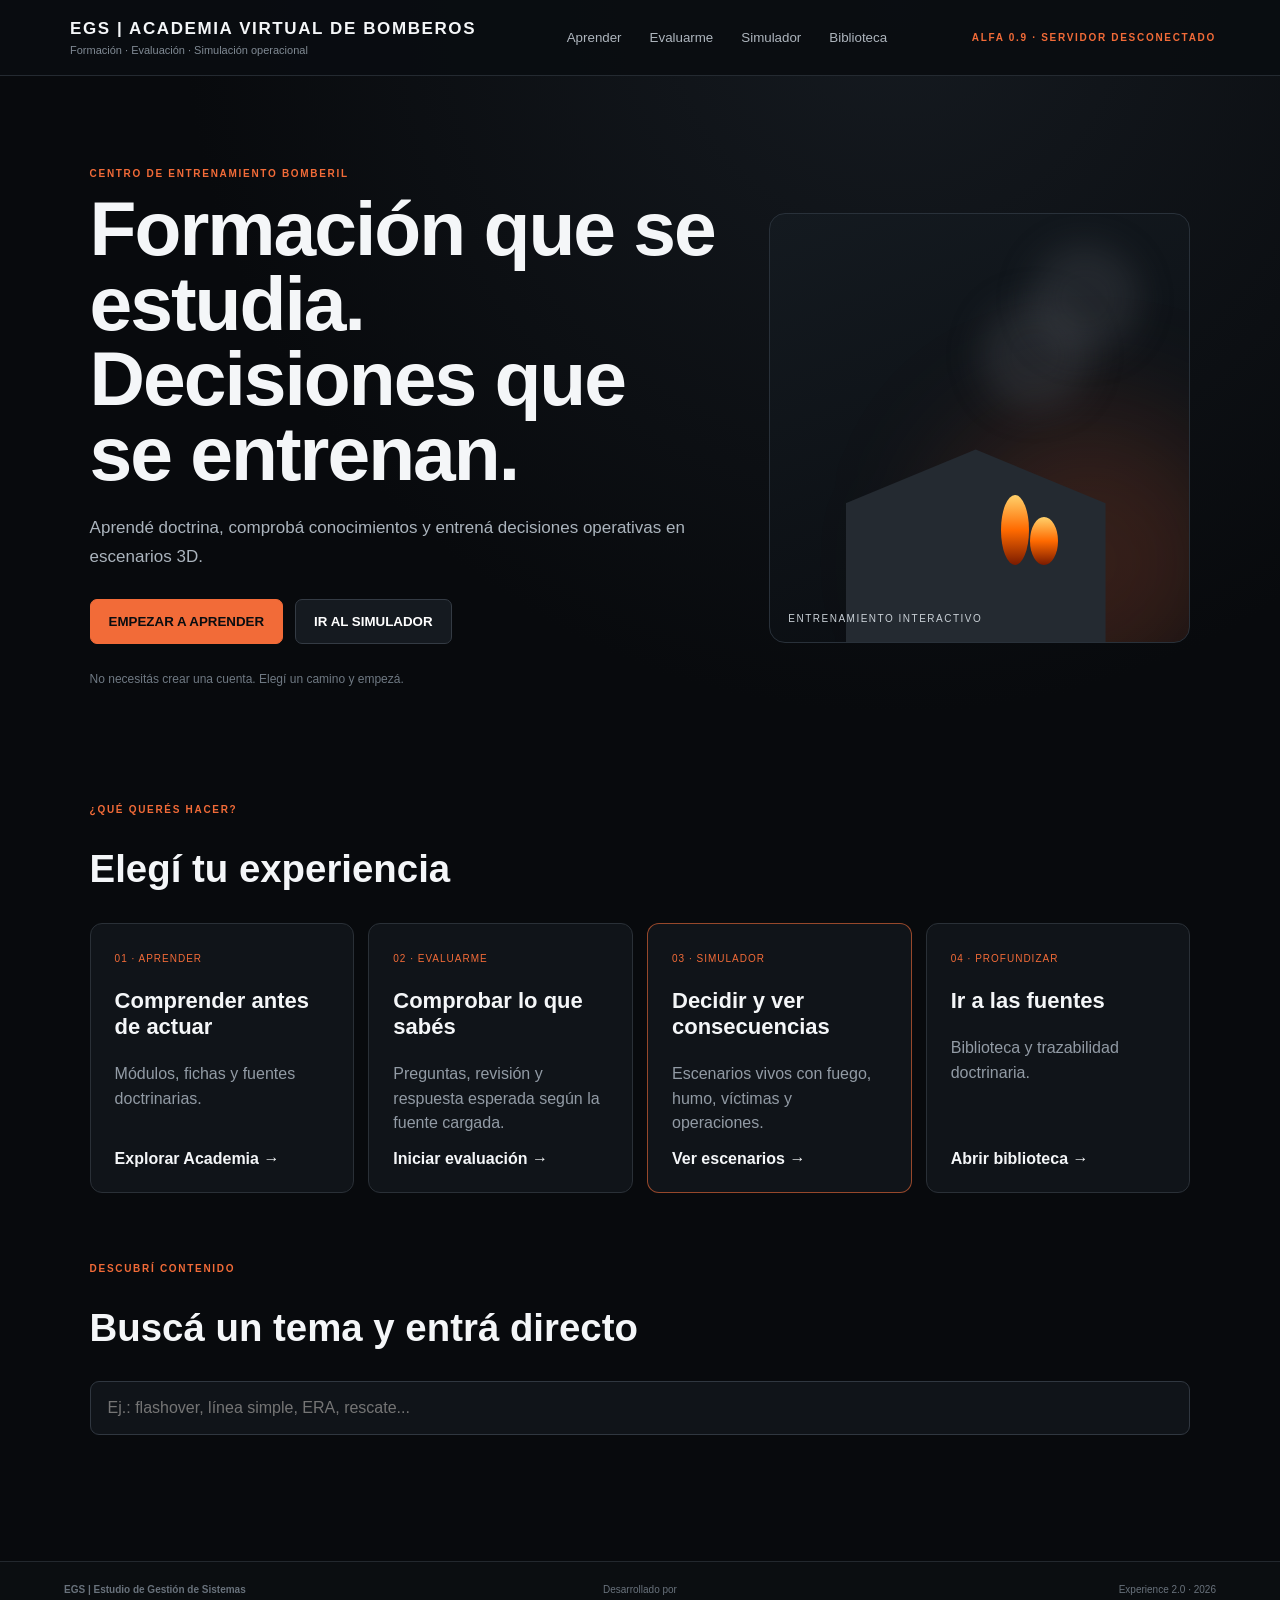
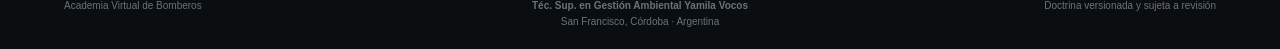
<file: web/index_ANTES_SIMULADOR_DIDACTICO.html>
﻿<!DOCTYPE html>
<html lang="es">
<head>
<meta charset="UTF-8">
<meta name="viewport" content="width=device-width,initial-scale=1,viewport-fit=cover">
<meta name="theme-color" content="#090b0e">
<title>EGS | Academia Virtual de Bomberos</title>
<link rel="stylesheet" href="styles.css?v=60">
<style>
/* EGS - LABORATORIO SIN VISOR 3D */

/* ELIMINA TODO EL RECTÁNGULO NEGRO */
#simulator .simViewportWrap {
    display: none !important;
}

/* EL PANEL DE EXPERIENCIAS PASA A OCUPAR TODO */
#simulator .simShell {
    display: block !important;
    width: 100% !important;
    height: auto !important;
    min-height: 0 !important;
}

#simulator .simPanel {
    display: block !important;
    width: 100% !important;
    max-width: 1100px !important;
    height: auto !important;
    max-height: none !important;
    overflow: visible !important;
    margin: 0 auto !important;
}

/* EVITA EL SCROLL CHIQUITO INTERNO */
#simulator .simPanel {
    overflow-y: visible !important;
}

/* PERMITE QUE LA PÁGINA CREZCA NORMALMENTE */
#simulator {
    height: auto !important;
    min-height: 100vh !important;
    overflow: visible !important;
}
<style>
/* EGS - LABORATORIO SIN VISOR 3D */

/* ELIMINA TODO EL RECTÁNGULO NEGRO */
#simulator .simViewportWrap {
    display: none !important;
}

/* EL PANEL DE EXPERIENCIAS PASA A OCUPAR TODO */
#simulator .simShell {
    display: block !important;
    width: 100% !important;
    height: auto !important;
    min-height: 0 !important;
}

#simulator .simPanel {
    display: block !important;
    width: 100% !important;
    max-width: 1100px !important;
    height: auto !important;
    max-height: none !important;
    overflow: visible !important;
    margin: 0 auto !important;
}

/* EVITA EL SCROLL CHIQUITO INTERNO */
#simulator .simPanel {
    overflow-y: visible !important;
}

/* PERMITE QUE LA PÁGINA CREZCA NORMALMENTE */
#simulator {
    height: auto !important;
    min-height: 100vh !important;
    overflow: visible !important;
}
</style>
</head>
<body>
<header class="topbar">
  <button class="brandButton" onclick="goHome()">
    <span class="brand">EGS | ACADEMIA VIRTUAL DE BOMBEROS</span>
    <span class="subtitle">Formación · Evaluación · Simulación operacional</span>
  </button>
  <nav class="topnav">
    <button onclick="openAcademy()">Aprender</button>
    <button onclick="startIntegral()">Evaluarme</button>
    <button onclick="openSimulatorCatalog()">Simulador</button>
    <button onclick="showSources()">Biblioteca</button>
  </nav>
  <div class="status" id="apiStatus">CONECTANDO</div>
</header>

<main>
<section id="home" class="screen active">
  <div class="hero">
    <div>
      <p class="eyebrow">CENTRO DE ENTRENAMIENTO BOMBERIL</p>
      <h1>Formación que se estudia.<br>Decisiones que se entrenan.</h1>
      <p class="lead">Aprendé doctrina, comprobá conocimientos y entrená decisiones operativas en escenarios 3D.</p>
      <div class="heroActions">
        <button class="primary" onclick="openAcademy()">EMPEZAR A APRENDER</button>
        <button class="secondary" onclick="openSimulatorCatalog()">IR AL SIMULADOR</button>
      </div>
      <p class="microcopy">No necesitás crear una cuenta. Elegí un camino y empezá.</p>
    </div>
    <div class="heroVisual">
      <div class="heroGlow"></div><div class="heroBuilding"></div>
      <div class="heroFire f1"></div><div class="heroFire f2"></div>
      <div class="heroSmoke s1"></div><div class="heroSmoke s2"></div>
      <div class="heroBadge">ENTRENAMIENTO INTERACTIVO</div>
    </div>
  </div>

  <section class="pathSection">
    <p class="eyebrow">¿QUÉ QUERÉS HACER?</p>
    <h2>Elegí tu experiencia</h2>
    <div class="pathGrid">
      <article class="pathCard" onclick="openAcademy()"><span>01 · APRENDER</span><h3>Comprender antes de actuar</h3><p>Módulos, fichas y fuentes doctrinarias.</p><strong>Explorar Academia →</strong></article>
      <article class="pathCard" onclick="startIntegral()"><span>02 · EVALUARME</span><h3>Comprobar lo que sabés</h3><p>Preguntas, revisión y respuesta esperada según la fuente cargada.</p><strong>Iniciar evaluación →</strong></article>
      <article class="pathCard featured" onclick="openSimulatorCatalog()"><span>03 · SIMULADOR</span><h3>Decidir y ver consecuencias</h3><p>Escenarios vivos con fuego, humo, víctimas y operaciones.</p><strong>Ver escenarios →</strong></article>
      <article class="pathCard" onclick="showSources()"><span>04 · PROFUNDIZAR</span><h3>Ir a las fuentes</h3><p>Biblioteca y trazabilidad doctrinaria.</p><strong>Abrir biblioteca →</strong></article>
    </div>
  </section>

  <section class="discoverSection">
    <p class="eyebrow">DESCUBRÍ CONTENIDO</p><h2>Buscá un tema y entrá directo</h2>
    <div class="searchBox"><input id="globalSearch" placeholder="Ej.: flashover, línea simple, ERA, rescate..." oninput="searchContent(this.value)"></div>
    <div id="searchResults" class="grid compactGrid"></div>
  </section>
</section>

<section id="academy" class="screen">
  <button class="back" onclick="goHome()">â† Inicio</button><p class="eyebrow">APRENDER</p><h1>Academia</h1>
  <p class="sectionLead">Elegí un módulo. Cada tema conecta conocimiento, práctica y fuente.</p>
  <div id="academyGrid" class="grid"></div>
</section>

<section id="module" class="screen">
  <button class="back" onclick="openAcademy()">â† Academia</button><p class="eyebrow" id="moduleStatus">MÓDULO</p><h1 id="moduleTitle">Módulo</h1>
  <div class="moduleBar"><span id="moduleSourceCount">0 fuentes</span><span id="moduleQuestionCount">0 preguntas</span></div>
  <div id="moduleSections" class="grid"></div><div class="moduleActions"><button id="moduleTrainingButton" class="primary">PRACTICAR ESTE MÓDULO</button></div>
</section>

<section id="sources" class="screen">
  <button class="back" onclick="goHome()">â† Inicio</button><p class="eyebrow">PROFUNDIZAR</p><h1>Biblioteca doctrinaria</h1>
  <p class="sectionLead">Cada contenido debe poder rastrearse hasta su fuente.</p><div id="sourceList" class="grid"></div>
</section>

<section id="simCatalog" class="screen">
  <button class="back" onclick="goHome()">â† Inicio</button><p class="eyebrow">SIMULADOR</p><h1>Simulador operacional</h1>
  <p class="sectionLead">Elegí un escenario. Primero recibís el despacho y los objetivos.</p>
  <div class="simCategoryBar">
    <button class="chip active" onclick="filterSimCatalog('all',this)">Todos</button>
    <button class="chip" onclick="filterSimCatalog('structural',this)">Estructural</button>
    <button class="chip" onclick="filterSimCatalog('vehicle',this)">Vehicular</button>
    <button class="chip" onclick="filterSimCatalog('operations',this)">Operaciones</button>
    <button class="chip" onclick="filterSimCatalog('behavior',this)">Comportamiento</button>
  </div>
  <div id="simCatalogGrid" class="simCatalogGrid"></div>
</section>

<section id="simBrief" class="screen">
  <button class="back" onclick="openSimulatorCatalog()">â† Escenarios</button>
  <div class="briefLayout">
    <div><p class="eyebrow">DESPACHO OPERACIONAL</p><h1 id="briefTitle">Escenario</h1><p id="briefDescription" class="briefText"></p><div id="briefFacts" class="briefFacts"></div></div>
    <aside class="briefCard"><span class="panelLabel">OBJETIVOS</span><div id="briefObjectives"></div><button class="primary full" id="launchScenarioBtn">COMENZAR INTERVENCIÓN</button></aside>
  </div>
</section>

<section id="simulator" class="screen simulatorScreen">
  <div class="simTop">
    <div><button class="back" onclick="exitSimulation()">â† Salir</button><p class="eyebrow">SIMULACIÓN EN VIVO</p><h1 id="simScenarioTitle">Escenario</h1></div>
    <div class="simTopActions"><select id="qualitySelect" onchange="setSimulatorQuality(this.value)"><option value="baja">Baja</option><option value="media" selected>Media</option><option value="alta">Alta</option></select><button class="secondary" onclick="reset3DScenario()">REINICIAR</button></div>
  </div>
  <div class="simShell">
    <div class="simViewportWrap">
      <div id="sim3d"></div>
      <div class="simHUD topLeft"><span>TIEMPO</span><strong id="simClock">00:00</strong></div>
      <div class="simHUD topRight"><span>OBJETIVO</span><strong id="simObjective">Evaluar escena</strong></div>
      <div class="simHUD bottomLeft"><span>ESTADO</span><strong id="simCondition">Activo</strong></div><div class="crosshair">+</div>
    </div>
    <aside class="simPanel">
      <div class="panelSection telemetryPanel"><span class="panelLabel">CONDICIONES</span><div class="meterRow"><span>Temperatura</span><strong id="simTemp">—</strong></div><div class="meterRow"><span>Humo</span><strong id="simSmoke">—</strong></div><div class="meterRow"><span>Visibilidad</span><strong id="simVisibility">—</strong></div><div class="meterRow"><span>Oxígeno</span><strong id="simOxygen">—</strong></div></div>
      <div class="panelSection"><span class="panelLabel">DECISIONES Y RECURSOS</span><div id="simActions"></div></div>
      <div class="panelSection"><span class="panelLabel">REGISTRO EN VIVO</span><div id="simLog" class="simLog"></div></div>
      <button class="primary full" onclick="finish3DSimulation()">FINALIZAR Y ANALIZAR</button>
    </aside>
  </div>
  <p class="simNotice">Simulación educativa basada en reglas y visualización 3D. No reemplaza entrenamiento práctico ni constituye CFD certificado.</p>
</section>

<section id="training" class="screen">
  <button class="back" onclick="goHome()">â† Salir</button>
  <div class="trainingHead"><div><p class="eyebrow">EVALUACIÓN ACTIVA</p><h1 id="trainingTitle">Evaluación</h1></div><div class="questionProgress" id="stepCounter">1/1</div></div>
  <div class="trainingLayout">
    <div class="knowledgePanel"><div class="questionMeta"><span>FUENTE</span><strong id="sourceBadge">—</strong></div><h2 id="question">Cargando...</h2><div id="options"></div><div id="feedback"></div><button id="nextQuestionBtn" class="primary full hidden" onclick="nextQuestion()">SIGUIENTE PREGUNTA</button></div>
    <aside class="evaluationSide"><span class="panelLabel">CÓMO FUNCIONA</span><p>Respondé y revisá la respuesta esperada y la fuente antes de continuar.</p><div class="sessionMetric"><span>Tiempo</span><strong id="time">00:00</strong></div><div class="sessionMetric"><span>Revisadas</span><strong id="reviewedCount">0</strong></div><button class="finish" onclick="finishTraining()">Finalizar ahora</button></aside>
  </div>
</section>

<section id="analysis" class="screen">
  <p class="eyebrow">ANÁLISIS POSTERIOR</p><h1>Qué pasó y qué conviene repasar</h1>
  <div class="analysisTop"><div class="finalScore"><strong id="finalScore">0</strong><span>%</span></div><div id="analysisSummary"></div></div>
  <div id="decisionLog" class="report"></div><div class="heroActions"><button class="primary" onclick="openAcademy()">VOLVER A LA ACADEMIA</button><button class="secondary" onclick="startIntegral()">NUEVA EVALUACIÓN</button></div>
</section>
</main>

<footer><div><strong>EGS | Estudio de Gestión de Sistemas</strong><span>Academia Virtual de Bomberos</span></div><div class="credit"><span>Desarrollado por</span><strong>Téc. Sup. en Gestión Ambiental Yamila Vocos</strong><span>San Francisco, Córdoba · Argentina</span></div><div class="right"><span>Experience 2.0 · 2026</span><span>Doctrina versionada y sujeta a revisión</span></div></footer>

<script src="app.js?v=60"></script>
<script src="simulation-core-client.js?v=60"></script>
<script type="module" src="simulator.js?v=30"></script>
</body></html>
</file>
<file: styles.css>
*{box-sizing:border-box}:root{--bg:#080a0d;--panel:#101419;--line:#2a3037;--text:#f4f6f8;--muted:#9ba4ad;--accent:#f26b38;--good:#72d6a1}html{scroll-behavior:smooth}body{margin:0;background:radial-gradient(circle at 70% 0,#151a20 0,#080a0d 38%);color:var(--text);font-family:Arial,Helvetica,sans-serif}.topbar{min-height:76px;padding:12px 5vw;display:flex;gap:24px;justify-content:space-between;align-items:center;border-bottom:1px solid #242a31;background:rgba(10,13,17,.94);position:sticky;top:0;z-index:50}.brandButton{background:none;border:0;color:inherit;text-align:left;cursor:pointer}.brand{display:block;font-weight:800;letter-spacing:1.6px;font-size:17px}.subtitle{display:block;color:#808a94;font-size:11px;margin-top:5px}.status,.eyebrow,.panelLabel{color:var(--accent);letter-spacing:1.7px;font-size:10px;font-weight:800}.topnav{display:flex;gap:4px}.topnav button{background:transparent;color:#aeb5bd;border:0;padding:10px 12px;cursor:pointer;border-radius:8px}.topnav button:hover{color:#fff;background:#171c22}.screen{display:none;padding:46px 7vw 80px;min-height:calc(100vh - 150px)}.screen.active{display:block}h1{font-size:clamp(42px,6vw,78px);line-height:.98;margin:12px 0 22px;letter-spacing:-2px}h2{font-size:clamp(26px,3vw,40px)}h3{font-size:22px}.lead,.sectionLead{color:#abb4bd;font-size:17px;max-width:800px;line-height:1.7}.microcopy{color:#6f7983;font-size:12px}.hero{display:grid;grid-template-columns:1.2fr .8fr;gap:48px;align-items:center;min-height:68vh}.heroActions{display:flex;gap:12px;flex-wrap:wrap;margin:28px 0}.primary,.secondary{padding:14px 18px;font-weight:800;cursor:pointer;border-radius:7px}.primary{background:var(--accent);color:#0a0d10;border:1px solid var(--accent)}.secondary{background:#151a20;color:#fff;border:1px solid #343b44}.heroVisual{position:relative;height:430px;border:1px solid #29313a;background:linear-gradient(160deg,#141a20,#090c10);overflow:hidden;border-radius:16px}.heroGlow{position:absolute;width:300px;height:300px;border-radius:50%;background:rgba(242,107,56,.18);filter:blur(60px);right:-50px;bottom:-70px}.heroBuilding{position:absolute;width:62%;height:45%;left:18%;bottom:0;background:#242a31;clip-path:polygon(0 28%,50% 0,100% 28%,100% 100%,0 100%)}.heroFire{position:absolute;bottom:18%;width:28px;height:70px;background:linear-gradient(#ffd16b,#ff6a00,#7a1b00);border-radius:50%;animation:flicker .8s infinite alternate}.f1{left:55%}.f2{left:62%;height:48px}.heroSmoke{position:absolute;width:110px;height:110px;border-radius:50%;background:rgba(76,81,86,.3);filter:blur(16px);animation:drift 5s infinite linear}.s1{left:50%;top:20%}.s2{left:62%;top:7%}.heroBadge{position:absolute;left:18px;bottom:18px;font-size:10px;letter-spacing:1.5px;color:#c9d0d6}.pathSection,.discoverSection{margin-top:70px}.pathGrid{display:grid;grid-template-columns:repeat(4,1fr);gap:14px;margin-top:28px}.pathCard{min-height:270px;background:#101419;border:1px solid var(--line);padding:24px;position:relative;cursor:pointer;border-radius:12px;transition:.2s}.pathCard:hover{transform:translateY(-4px);border-color:#626d78}.pathCard.featured{border-color:rgba(242,107,56,.6)}.pathCard span{color:var(--accent);font-size:10px;letter-spacing:1px}.pathCard p{color:#929ba5;line-height:1.55}.pathCard strong{position:absolute;bottom:24px}.searchBox input{width:100%;padding:17px;background:#101419;border:1px solid #303740;color:white;font-size:16px;border-radius:9px}.grid{display:grid;grid-template-columns:repeat(auto-fit,minmax(250px,1fr));gap:16px;margin:30px 0}.compactGrid{margin-top:16px}.tile,.sourceCard{background:#101419;border:1px solid var(--line);padding:24px;border-radius:10px}.tile.clickable{cursor:pointer;transition:.2s}.tile.clickable:hover{border-color:#66717d;transform:translateY(-2px)}.tile p,.sourceCard p{color:#9ca5ae;line-height:1.6}.moduleStatus{display:inline-block;color:var(--accent);font-size:10px;letter-spacing:1px}.moduleBar{display:flex;gap:18px;color:#8d959e;font-size:12px;margin:10px 0 25px}.moduleActions{margin-top:26px}.section-detail{grid-column:1/-1;max-width:900px}.back,.finish{background:transparent;color:#aeb5bd;border:0;padding:10px 0;cursor:pointer}.simCategoryBar{display:flex;gap:8px;flex-wrap:wrap;margin:25px 0}.chip{background:#14191f;color:#9da6af;border:1px solid #303740;padding:9px 13px;border-radius:999px;cursor:pointer}.chip.active,.chip:hover{border-color:var(--accent);color:white}.simCatalogGrid{display:grid;grid-template-columns:repeat(auto-fit,minmax(270px,1fr));gap:16px}.simCard{background:#101419;border:1px solid #2d343c;padding:23px;border-radius:12px;cursor:pointer;min-height:250px;position:relative}.simCard:hover{border-color:#6b7580}.simCard .simIcon{font-size:34px;margin-bottom:18px}.simCard p{color:#99a2ac;line-height:1.55}.simCard strong{position:absolute;bottom:22px}.simDifficulty{font-size:9px;color:#f5c16b;border:1px solid #4d4534;padding:5px 7px;border-radius:5px}.briefLayout{display:grid;grid-template-columns:1.5fr .7fr;gap:25px}.briefText{color:#abb4bd;font-size:18px;line-height:1.7}.briefFacts{display:grid;grid-template-columns:repeat(2,1fr);gap:10px}.briefFact{background:#11161b;border:1px solid #2c333b;padding:15px;border-radius:8px}.briefFact span{display:block;color:#7f8993;font-size:10px}.briefFact strong{display:block;margin-top:5px}.briefCard{background:#101419;border:1px solid #303740;padding:24px;border-radius:12px;position:sticky;top:96px}.briefCard ul{padding-left:18px;color:#b7bec5;line-height:1.7}.full{width:100%}.simTop{display:flex;justify-content:space-between;gap:20px;align-items:end}.simTop h1{font-size:40px}.simTopActions{display:flex;gap:8px}.simTopActions select{background:#151a20;color:white;border:1px solid #303740;padding:11px}.simShell{display:grid;grid-template-columns:minmax(0,1fr) 350px;gap:14px}.simViewportWrap{position:relative;min-height:650px;background:#050708;border:1px solid #292f36;overflow:hidden;border-radius:12px}.simViewportWrap #sim3d{position:absolute;inset:0}.simViewportWrap canvas{width:100%!important;height:100%!important;display:block}.simHUD{position:absolute;z-index:5;background:rgba(7,9,11,.8);border:1px solid rgba(255,255,255,.12);padding:9px 11px;border-radius:7px}.simHUD span{display:block;font-size:8px;color:#98a1aa}.simHUD strong{font-size:12px}.topLeft{left:12px;top:12px}.topRight{right:12px;top:12px}.bottomLeft{left:12px;bottom:12px}.crosshair{position:absolute;left:50%;top:50%;transform:translate(-50%,-50%);font-size:24px;color:rgba(255,255,255,.35)}.simPanel{background:#101419;border:1px solid #292f36;padding:16px;max-height:650px;overflow:auto;border-radius:12px}.panelSection{padding:5px 0 16px;border-bottom:1px solid #292f36;margin-bottom:14px}.meterRow{display:flex;justify-content:space-between;margin:11px 0;color:#9ca5ae}.meterRow strong{color:#fff}.actionBtn{width:100%;text-align:left;background:#171d23;color:#fff;border:1px solid #303740;padding:12px;margin:5px 0;cursor:pointer;border-radius:7px}.actionBtn:hover{border-color:var(--accent)}.actionBtn small{display:block;color:#808a94;margin-top:4px}.simLog{font-size:11px;color:#9ba4ad;max-height:170px;overflow:auto}.simLog div{padding:6px 0;border-bottom:1px solid #242a31}.simNotice{color:#69727c;font-size:10px}.trainingHead{display:flex;justify-content:space-between;align-items:end}.questionProgress{font-size:28px;font-weight:800}.trainingLayout{display:grid;grid-template-columns:minmax(0,1.35fr) 340px;gap:18px}.knowledgePanel,.evaluationSide{background:#101419;border:1px solid #292f36;border-radius:12px;padding:28px}.questionMeta span{display:block;color:#7f8993;font-size:9px}.questionMeta strong{color:var(--accent);font-size:11px}.knowledgePanel h2{font-size:30px}.optionBtn{display:block;width:100%;text-align:left;background:#171d23;color:white;border:1px solid #303740;padding:15px;margin:9px 0;cursor:pointer;border-radius:8px}.optionBtn.selectedCorrect{border-color:var(--good)}.optionBtn.selectedWrong{border-color:#e37a69}.feedbackBox{margin-top:18px;padding:18px;background:#0c1014;border-left:3px solid var(--accent);line-height:1.6}.feedbackBox.correct{border-color:var(--good)}.hidden{display:none!important}.sessionMetric{display:flex;justify-content:space-between;padding:12px 0;border-bottom:1px solid #292f36}.report{max-width:1000px;background:#101419;border:1px solid #292f36;padding:26px;margin:28px 0;border-radius:10px}.entry{padding:17px 0;border-bottom:1px solid #292f36}.analysisTop{display:flex;gap:40px;align-items:center}.finalScore strong{font-size:86px}.finalScore span{font-size:28px;color:#8d959e}footer{display:grid;grid-template-columns:1fr 1fr 1fr;gap:25px;padding:22px 5vw;border-top:1px solid #23282e;background:#0b0e11;color:#69727c;font-size:10px}footer>div{display:flex;flex-direction:column;gap:5px}.credit{text-align:center}.right{text-align:right}@keyframes flicker{from{transform:scale(.9)}to{transform:scale(1.08)}}@keyframes drift{from{transform:translateY(25px);opacity:.1}to{transform:translate(35px,-80px) scale(1.4);opacity:0}}@media(max-width:1100px){.hero{grid-template-columns:1fr}.pathGrid{grid-template-columns:1fr 1fr}.briefLayout,.trainingLayout,.simShell{grid-template-columns:1fr}.briefCard{position:static}.simPanel{max-height:none}.topnav{display:none}footer{grid-template-columns:1fr}.credit,.right{text-align:left}}@media(max-width:680px){.topbar{min-height:64px;padding:10px 14px}.brand{font-size:13px}.subtitle{font-size:9px}.status{font-size:8px}.screen{padding:28px 14px 65px}h1{font-size:42px}.hero{min-height:auto;gap:24px}.heroVisual{height:230px}.pathGrid{grid-template-columns:1fr}.pathCard{min-height:210px}.briefFacts{grid-template-columns:1fr}.simulatorScreen{padding-left:0;padding-right:0}.simTop{padding:0 14px}.simViewportWrap{height:44vh;min-height:44vh;border-left:0;border-right:0;border-radius:0;position:sticky;top:64px;z-index:15}.simShell{gap:0}.simPanel{border-radius:0;border-left:0;border-right:0}.telemetryPanel{display:grid;grid-template-columns:1fr 1fr;gap:4px 16px}.telemetryPanel .panelLabel{grid-column:1/-1}.knowledgePanel,.evaluationSide{padding:18px}.heroActions{flex-direction:column}.heroActions button{width:100%}}

/* ===== EGS Simulation Core v3 ===== */
.coreLog{border-left:2px solid #f26b38!important;padding-left:9px!important}
.coreLog strong{color:#f26b38}.coreLog small{color:#7f8993}
.aarOverlay{position:fixed;inset:0;background:rgba(0,0,0,.78);z-index:9999;display:none;align-items:center;justify-content:center;padding:18px}
.aarOverlay.open{display:flex}.aarModal{position:relative;width:min(900px,100%);max-height:92vh;overflow:auto;background:#101419;border:1px solid #343c45;border-radius:14px;padding:28px;box-shadow:0 30px 90px rgba(0,0,0,.55)}
.aarClose{position:absolute;right:16px;top:12px;background:none;border:0;color:white;font-size:30px;cursor:pointer}
.aarSummary{display:grid;grid-template-columns:repeat(4,1fr);gap:8px;margin:20px 0}.aarSummary div{background:#171d23;border:1px solid #2f3740;padding:14px;border-radius:8px}.aarSummary span{display:block;color:#7f8993;font-size:9px;text-transform:uppercase;letter-spacing:1px}.aarSummary strong{display:block;font-size:24px;margin-top:5px}
.aarWarning{padding:12px 14px;background:#1b1711;border:1px solid #59462c;color:#d9b77c;border-radius:8px;font-size:12px;margin-bottom:14px}
.aarEntry{padding:14px 0;border-bottom:1px solid #292f36}.aarEntry>div{display:flex;justify-content:space-between;gap:12px}.aarEntry p{color:#aab2ba;margin:7px 0}.aarEntry small{color:#7f8993}
@media(max-width:680px){.aarSummary{grid-template-columns:1fr 1fr}.aarModal{padding:20px 15px}}
/* === EGS FINAL: SIMULADOR SIN VISOR 3D === */

#simulator .simViewportWrap {
    display: none !important;
}

#simulator .simShell {
    display: block !important;
}

#simulator .simPanel {
    width: 100% !important;
    max-width: 100% !important;
}
/* OCULTAR DEFINITIVAMENTE EL VISOR 3D */
#simulator .simViewportWrap,
#simulator #sim3d,
#simulator canvas {
    display: none !important;
}

#simulator .simShell {
    display: block !important;
}

#simulator .simPanel {
    width: 100% !important;
    max-width: none !important;
}
</file>
<file: web/styles.css>
*{box-sizing:border-box}:root{--bg:#080a0d;--panel:#101419;--line:#2a3037;--text:#f4f6f8;--muted:#9ba4ad;--accent:#f26b38;--good:#72d6a1}html{scroll-behavior:smooth}body{margin:0;background:radial-gradient(circle at 70% 0,#151a20 0,#080a0d 38%);color:var(--text);font-family:Arial,Helvetica,sans-serif}.topbar{min-height:76px;padding:12px 5vw;display:flex;gap:24px;justify-content:space-between;align-items:center;border-bottom:1px solid #242a31;background:rgba(10,13,17,.94);position:sticky;top:0;z-index:50}.brandButton{background:none;border:0;color:inherit;text-align:left;cursor:pointer}.brand{display:block;font-weight:800;letter-spacing:1.6px;font-size:17px}.subtitle{display:block;color:#808a94;font-size:11px;margin-top:5px}.status,.eyebrow,.panelLabel{color:var(--accent);letter-spacing:1.7px;font-size:10px;font-weight:800}.topnav{display:flex;gap:4px}.topnav button{background:transparent;color:#aeb5bd;border:0;padding:10px 12px;cursor:pointer;border-radius:8px}.topnav button:hover{color:#fff;background:#171c22}.screen{display:none;padding:46px 7vw 80px;min-height:calc(100vh - 150px)}.screen.active{display:block}h1{font-size:clamp(42px,6vw,78px);line-height:.98;margin:12px 0 22px;letter-spacing:-2px}h2{font-size:clamp(26px,3vw,40px)}h3{font-size:22px}.lead,.sectionLead{color:#abb4bd;font-size:17px;max-width:800px;line-height:1.7}.microcopy{color:#6f7983;font-size:12px}.hero{display:grid;grid-template-columns:1.2fr .8fr;gap:48px;align-items:center;min-height:68vh}.heroActions{display:flex;gap:12px;flex-wrap:wrap;margin:28px 0}.primary,.secondary{padding:14px 18px;font-weight:800;cursor:pointer;border-radius:7px}.primary{background:var(--accent);color:#0a0d10;border:1px solid var(--accent)}.secondary{background:#151a20;color:#fff;border:1px solid #343b44}.heroVisual{position:relative;height:430px;border:1px solid #29313a;background:linear-gradient(160deg,#141a20,#090c10);overflow:hidden;border-radius:16px}.heroGlow{position:absolute;width:300px;height:300px;border-radius:50%;background:rgba(242,107,56,.18);filter:blur(60px);right:-50px;bottom:-70px}.heroBuilding{position:absolute;width:62%;height:45%;left:18%;bottom:0;background:#242a31;clip-path:polygon(0 28%,50% 0,100% 28%,100% 100%,0 100%)}.heroFire{position:absolute;bottom:18%;width:28px;height:70px;background:linear-gradient(#ffd16b,#ff6a00,#7a1b00);border-radius:50%;animation:flicker .8s infinite alternate}.f1{left:55%}.f2{left:62%;height:48px}.heroSmoke{position:absolute;width:110px;height:110px;border-radius:50%;background:rgba(76,81,86,.3);filter:blur(16px);animation:drift 5s infinite linear}.s1{left:50%;top:20%}.s2{left:62%;top:7%}.heroBadge{position:absolute;left:18px;bottom:18px;font-size:10px;letter-spacing:1.5px;color:#c9d0d6}.pathSection,.discoverSection{margin-top:70px}.pathGrid{display:grid;grid-template-columns:repeat(4,1fr);gap:14px;margin-top:28px}.pathCard{min-height:270px;background:#101419;border:1px solid var(--line);padding:24px;position:relative;cursor:pointer;border-radius:12px;transition:.2s}.pathCard:hover{transform:translateY(-4px);border-color:#626d78}.pathCard.featured{border-color:rgba(242,107,56,.6)}.pathCard span{color:var(--accent);font-size:10px;letter-spacing:1px}.pathCard p{color:#929ba5;line-height:1.55}.pathCard strong{position:absolute;bottom:24px}.searchBox input{width:100%;padding:17px;background:#101419;border:1px solid #303740;color:white;font-size:16px;border-radius:9px}.grid{display:grid;grid-template-columns:repeat(auto-fit,minmax(250px,1fr));gap:16px;margin:30px 0}.compactGrid{margin-top:16px}.tile,.sourceCard{background:#101419;border:1px solid var(--line);padding:24px;border-radius:10px}.tile.clickable{cursor:pointer;transition:.2s}.tile.clickable:hover{border-color:#66717d;transform:translateY(-2px)}.tile p,.sourceCard p{color:#9ca5ae;line-height:1.6}.moduleStatus{display:inline-block;color:var(--accent);font-size:10px;letter-spacing:1px}.moduleBar{display:flex;gap:18px;color:#8d959e;font-size:12px;margin:10px 0 25px}.moduleActions{margin-top:26px}.section-detail{grid-column:1/-1;max-width:900px}.back,.finish{background:transparent;color:#aeb5bd;border:0;padding:10px 0;cursor:pointer}.simCategoryBar{display:flex;gap:8px;flex-wrap:wrap;margin:25px 0}.chip{background:#14191f;color:#9da6af;border:1px solid #303740;padding:9px 13px;border-radius:999px;cursor:pointer}.chip.active,.chip:hover{border-color:var(--accent);color:white}.simCatalogGrid{display:grid;grid-template-columns:repeat(auto-fit,minmax(270px,1fr));gap:16px}.simCard{background:#101419;border:1px solid #2d343c;padding:23px;border-radius:12px;cursor:pointer;min-height:250px;position:relative}.simCard:hover{border-color:#6b7580}.simCard .simIcon{font-size:34px;margin-bottom:18px}.simCard p{color:#99a2ac;line-height:1.55}.simCard strong{position:absolute;bottom:22px}.simDifficulty{font-size:9px;color:#f5c16b;border:1px solid #4d4534;padding:5px 7px;border-radius:5px}.briefLayout{display:grid;grid-template-columns:1.5fr .7fr;gap:25px}.briefText{color:#abb4bd;font-size:18px;line-height:1.7}.briefFacts{display:grid;grid-template-columns:repeat(2,1fr);gap:10px}.briefFact{background:#11161b;border:1px solid #2c333b;padding:15px;border-radius:8px}.briefFact span{display:block;color:#7f8993;font-size:10px}.briefFact strong{display:block;margin-top:5px}.briefCard{background:#101419;border:1px solid #303740;padding:24px;border-radius:12px;position:sticky;top:96px}.briefCard ul{padding-left:18px;color:#b7bec5;line-height:1.7}.full{width:100%}.simTop{display:flex;justify-content:space-between;gap:20px;align-items:end}.simTop h1{font-size:40px}.simTopActions{display:flex;gap:8px}.simTopActions select{background:#151a20;color:white;border:1px solid #303740;padding:11px}.simShell{display:grid;grid-template-columns:minmax(0,1fr) 350px;gap:14px}.simViewportWrap{position:relative;min-height:650px;background:#050708;border:1px solid #292f36;overflow:hidden;border-radius:12px}.simViewportWrap #sim3d{position:absolute;inset:0}.simViewportWrap canvas{width:100%!important;height:100%!important;display:block}.simHUD{position:absolute;z-index:5;background:rgba(7,9,11,.8);border:1px solid rgba(255,255,255,.12);padding:9px 11px;border-radius:7px}.simHUD span{display:block;font-size:8px;color:#98a1aa}.simHUD strong{font-size:12px}.topLeft{left:12px;top:12px}.topRight{right:12px;top:12px}.bottomLeft{left:12px;bottom:12px}.crosshair{position:absolute;left:50%;top:50%;transform:translate(-50%,-50%);font-size:24px;color:rgba(255,255,255,.35)}.simPanel{background:#101419;border:1px solid #292f36;padding:16px;max-height:650px;overflow:auto;border-radius:12px}.panelSection{padding:5px 0 16px;border-bottom:1px solid #292f36;margin-bottom:14px}.meterRow{display:flex;justify-content:space-between;margin:11px 0;color:#9ca5ae}.meterRow strong{color:#fff}.actionBtn{width:100%;text-align:left;background:#171d23;color:#fff;border:1px solid #303740;padding:12px;margin:5px 0;cursor:pointer;border-radius:7px}.actionBtn:hover{border-color:var(--accent)}.actionBtn small{display:block;color:#808a94;margin-top:4px}.simLog{font-size:11px;color:#9ba4ad;max-height:170px;overflow:auto}.simLog div{padding:6px 0;border-bottom:1px solid #242a31}.simNotice{color:#69727c;font-size:10px}.trainingHead{display:flex;justify-content:space-between;align-items:end}.questionProgress{font-size:28px;font-weight:800}.trainingLayout{display:grid;grid-template-columns:minmax(0,1.35fr) 340px;gap:18px}.knowledgePanel,.evaluationSide{background:#101419;border:1px solid #292f36;border-radius:12px;padding:28px}.questionMeta span{display:block;color:#7f8993;font-size:9px}.questionMeta strong{color:var(--accent);font-size:11px}.knowledgePanel h2{font-size:30px}.optionBtn{display:block;width:100%;text-align:left;background:#171d23;color:white;border:1px solid #303740;padding:15px;margin:9px 0;cursor:pointer;border-radius:8px}.optionBtn.selectedCorrect{border-color:var(--good)}.optionBtn.selectedWrong{border-color:#e37a69}.feedbackBox{margin-top:18px;padding:18px;background:#0c1014;border-left:3px solid var(--accent);line-height:1.6}.feedbackBox.correct{border-color:var(--good)}.hidden{display:none!important}.sessionMetric{display:flex;justify-content:space-between;padding:12px 0;border-bottom:1px solid #292f36}.report{max-width:1000px;background:#101419;border:1px solid #292f36;padding:26px;margin:28px 0;border-radius:10px}.entry{padding:17px 0;border-bottom:1px solid #292f36}.analysisTop{display:flex;gap:40px;align-items:center}.finalScore strong{font-size:86px}.finalScore span{font-size:28px;color:#8d959e}footer{display:grid;grid-template-columns:1fr 1fr 1fr;gap:25px;padding:22px 5vw;border-top:1px solid #23282e;background:#0b0e11;color:#69727c;font-size:10px}footer>div{display:flex;flex-direction:column;gap:5px}.credit{text-align:center}.right{text-align:right}@keyframes flicker{from{transform:scale(.9)}to{transform:scale(1.08)}}@keyframes drift{from{transform:translateY(25px);opacity:.1}to{transform:translate(35px,-80px) scale(1.4);opacity:0}}@media(max-width:1100px){.hero{grid-template-columns:1fr}.pathGrid{grid-template-columns:1fr 1fr}.briefLayout,.trainingLayout,.simShell{grid-template-columns:1fr}.briefCard{position:static}.simPanel{max-height:none}.topnav{display:none}footer{grid-template-columns:1fr}.credit,.right{text-align:left}}@media(max-width:680px){.topbar{min-height:64px;padding:10px 14px}.brand{font-size:13px}.subtitle{font-size:9px}.status{font-size:8px}.screen{padding:28px 14px 65px}h1{font-size:42px}.hero{min-height:auto;gap:24px}.heroVisual{height:230px}.pathGrid{grid-template-columns:1fr}.pathCard{min-height:210px}.briefFacts{grid-template-columns:1fr}.simulatorScreen{padding-left:0;padding-right:0}.simTop{padding:0 14px}.simViewportWrap{height:44vh;min-height:44vh;border-left:0;border-right:0;border-radius:0;position:sticky;top:64px;z-index:15}.simShell{gap:0}.simPanel{border-radius:0;border-left:0;border-right:0}.telemetryPanel{display:grid;grid-template-columns:1fr 1fr;gap:4px 16px}.telemetryPanel .panelLabel{grid-column:1/-1}.knowledgePanel,.evaluationSide{padding:18px}.heroActions{flex-direction:column}.heroActions button{width:100%}}

/* ===== EGS Simulation Core v3 ===== */
.coreLog{border-left:2px solid #f26b38!important;padding-left:9px!important}
.coreLog strong{color:#f26b38}.coreLog small{color:#7f8993}
.aarOverlay{position:fixed;inset:0;background:rgba(0,0,0,.78);z-index:9999;display:none;align-items:center;justify-content:center;padding:18px}
.aarOverlay.open{display:flex}.aarModal{position:relative;width:min(900px,100%);max-height:92vh;overflow:auto;background:#101419;border:1px solid #343c45;border-radius:14px;padding:28px;box-shadow:0 30px 90px rgba(0,0,0,.55)}
.aarClose{position:absolute;right:16px;top:12px;background:none;border:0;color:white;font-size:30px;cursor:pointer}
.aarSummary{display:grid;grid-template-columns:repeat(4,1fr);gap:8px;margin:20px 0}.aarSummary div{background:#171d23;border:1px solid #2f3740;padding:14px;border-radius:8px}.aarSummary span{display:block;color:#7f8993;font-size:9px;text-transform:uppercase;letter-spacing:1px}.aarSummary strong{display:block;font-size:24px;margin-top:5px}
.aarWarning{padding:12px 14px;background:#1b1711;border:1px solid #59462c;color:#d9b77c;border-radius:8px;font-size:12px;margin-bottom:14px}
.aarEntry{padding:14px 0;border-bottom:1px solid #292f36}.aarEntry>div{display:flex;justify-content:space-between;gap:12px}.aarEntry p{color:#aab2ba;margin:7px 0}.aarEntry small{color:#7f8993}
@media(max-width:680px){.aarSummary{grid-template-columns:1fr 1fr}.aarModal{padding:20px 15px}}
/* =========================================================
   EGS | LABORATORIO DIDÁCTICO - INTERFAZ FINAL
   Oculta el visor 3D y convierte el panel de decisiones
   en el área principal de entrenamiento.
   ========================================================= */

/* El visor/escena deja de ocupar la pantalla */
#simViewport,
.simViewport,
.sim-viewport,
.viewport,
.sceneViewport,
.scene-viewport,
.simulationViewport,
.simulation-viewport,
canvas {
    display: none !important;
}

/* Contenedor principal del simulador */
.simLayout,
.sim-layout,
.simulatorLayout,
.simulator-layout,
.simulationLayout,
.simulation-layout {
    display: block !important;
    width: 100% !important;
    max-width: 1100px !important;
    margin: 0 auto !important;
    grid-template-columns: 1fr !important;
}

/* Panel derecho pasa a ser el laboratorio principal */
.simSidebar,
.sim-sidebar,
.sidebar,
.simPanel,
.sim-panel,
.decisionPanel,
.decision-panel {
    width: 100% !important;
    max-width: 1000px !important;
    margin: 0 auto !important;
    height: auto !important;
    max-height: none !important;
    overflow: visible !important;
}

/* Tarjetas de experiencias */
.scenarioCard,
.scenario-card,
.trainingCard,
.training-card,
.decisionCard,
.decision-card {
    width: 100% !important;
    max-width: 900px !important;
    margin: 20px auto !important;
}

/* Área de decisiones */
#decisionPanel,
#decisions,
#scenarioActions,
#trainingPanel {
    width: 100% !important;
    max-width: 900px !important;
    margin: 0 auto !important;
    height: auto !important;
    max-height: none !important;
    overflow: visible !important;
}

/* Botones de respuesta */
.answerBtn,
.optionBtn,
.decisionBtn,
.actionBtn {
    width: 100% !important;
    min-height: 58px !important;
    margin: 10px 0 !important;
    padding: 16px 20px !important;
    text-align: left !important;
    font-size: 16px !important;
}

/* El laboratorio debe poder crecer verticalmente */
.screen,
#simulator,
#simulation,
#simScreen {
    height: auto !important;
    min-height: 70vh !important;
    overflow: visible !important;
}

/* Eliminar scroll interno del panel */
.simSidebar,
.sim-sidebar,
.decisionPanel,
.decision-panel {
    overflow-y: visible !important;
}

/* Responsive */
@media (max-width: 800px) {
    .simLayout,
    .sim-layout,
    .simulatorLayout,
    .simulator-layout {
        width: 100% !important;
        padding: 10px !important;
    }

    .simSidebar,
    .sim-sidebar,
    .decisionPanel,
    .decision-panel {
        width: 100% !important;
    }
}
/* ==========================================================
   EGS - LABORATORIO DIDÁCTICO
   LAYOUT FINAL SIN VISOR 3D
   ========================================================== */

/* 1. ELIMINAR COMPLETAMENTE EL VISOR 3D */
#simulator .simViewportWrap {
    display: none !important;
}

/* 2. EL CONTENEDOR DEJA DE TENER DOS COLUMNAS */
#simulator .simShell {
    display: block !important;
    width: 100% !important;
    max-width: 1100px !important;
    margin: 0 auto !important;
    height: auto !important;
    min-height: 0 !important;
}

/* 3. PANEL DIDÁCTICO PASA A OCUPAR TODO EL ANCHO */
#simulator .simPanel {
    display: block !important;
    width: 100% !important;
    max-width: 1100px !important;
    height: auto !important;
    max-height: none !important;
    min-height: 0 !important;
    margin: 0 auto !important;
    overflow: visible !important;
    position: relative !important;
}

/* 4. QUITAR SCROLL INTERNO */
#simulator .simPanel,
#simulator .simPanel * {
    max-height: none !important;
}

/* 5. EL SIMULADOR COMPLETO PUEDE CRECER HACIA ABAJO */
#simulator.simulatorScreen {
    height: auto !important;
    min-height: 100vh !important;
    overflow: visible !important;
}

/* 6. CONTENIDO INTERNO DEL PANEL */
#simulator .simPanel > * {
    width: 100% !important;
    max-width: none !important;
}

/* 7. MEJOR LECTURA DE LAS EXPERIENCIAS */
#simulator .simPanel button {
    min-height: 54px;
}

/* 8. SEGURIDAD EXTRA: EL MOTOR 3D TAMPOCO SE MUESTRA */
#sim3d {
    display: none !important;
}
/* =========================================================
   EGS - CONFIGURACIÓN FINAL
   Ocultar visor 3D del simulador
   ========================================================= */

#simulator .simViewportWrap {
    display: none !important;
}

/* El panel didáctico/operativo ocupa todo el ancho */
#simulator .simShell {
    grid-template-columns: 1fr !important;
}

#simulator .simPanel {
    width: 100% !important;
    max-width: 100% !important;
}
</file>
<file: EGS_Fire_Academy_Experience_3/EGS_Fire_Academy_Experience_3/styles.css>
*{box-sizing:border-box}body{margin:0;background:#090b0e;color:#eef2f5;font:15px/1.55 Segoe UI,Arial,sans-serif}header{position:sticky;top:0;z-index:4;display:flex;gap:20px;align-items:center;padding:18px 5vw;background:#090b0ef5;border-bottom:1px solid #293038}header>button{background:none;border:0;color:#fff;text-align:left}header small,footer small{display:block;color:#8f9aa5}nav{display:flex;gap:7px;margin-left:auto}button,select{background:#151a20;color:#eef;border:1px solid #323b44;border-radius:8px;padding:10px 14px;cursor:pointer}.primary{background:#ff5d2a;border-color:#ff5d2a;font-weight:800}.screen{display:none;max-width:1280px;margin:auto;padding:50px 6vw;min-height:78vh}.active{display:block}h1{font-size:clamp(36px,5vw,62px);line-height:1.03;margin:8px 0 20px}.lead{font-size:18px;color:#b9c3cc;max-width:900px}.eye{color:#ff6a3d;font-size:12px;font-weight:900;letter-spacing:1.4px}.grid{display:grid;grid-template-columns:repeat(auto-fit,minmax(245px,1fr));gap:14px;margin:24px 0}.grid article,.screen>article,.two article{background:#10151a;border:1px solid #29333c;border-radius:14px;padding:21px}.grid article[data-go],.grid article[data-module]{cursor:pointer}.grid article:hover{border-color:#ff6a3d}.chips{display:flex;gap:8px;flex-wrap:wrap;margin:20px 0}.chips .active{border-color:#ff6a3d}.setup{display:flex;gap:14px;flex-wrap:wrap;align-items:end}.setup label,article label{display:grid;gap:6px;color:#aab4bd}.hidden{display:none!important}.option,#simActions button{display:block;width:100%;text-align:left;margin:8px 0}.correct{border-color:#5fc88a}.wrong{border-color:#e56c6c}.feedback{margin:14px 0;padding:14px;border-left:3px solid #ff6a3d;background:#161c22}.two{display:grid;grid-template-columns:1fr 1.3fr;gap:16px;margin:20px 0}input[type=range],textarea{width:100%}textarea{min-height:120px;background:#0b0f13;color:#fff;border:1px solid #333d46;border-radius:8px;padding:12px}.meter{margin:12px 0}.bar{height:8px;background:#252d35;border-radius:9px;overflow:hidden}.bar i{display:block;height:100%;background:linear-gradient(90deg,#8d99a5,#ff6535)}.tag{display:inline-block;border:1px solid #39434c;border-radius:20px;padding:3px 8px;font-size:11px;color:#b3bdc6}.log{border-bottom:1px solid #29333c;padding:8px 0}footer{border-top:1px solid #293038;padding:28px 5vw;display:grid;grid-template-columns:repeat(3,1fr);gap:18px;color:#8f9aa5}footer b{display:block;color:#cbd3da}@media(max-width:800px){header{flex-wrap:wrap}nav{order:3;width:100%;overflow:auto}.two{grid-template-columns:1fr}footer{grid-template-columns:1fr}}
</file>
